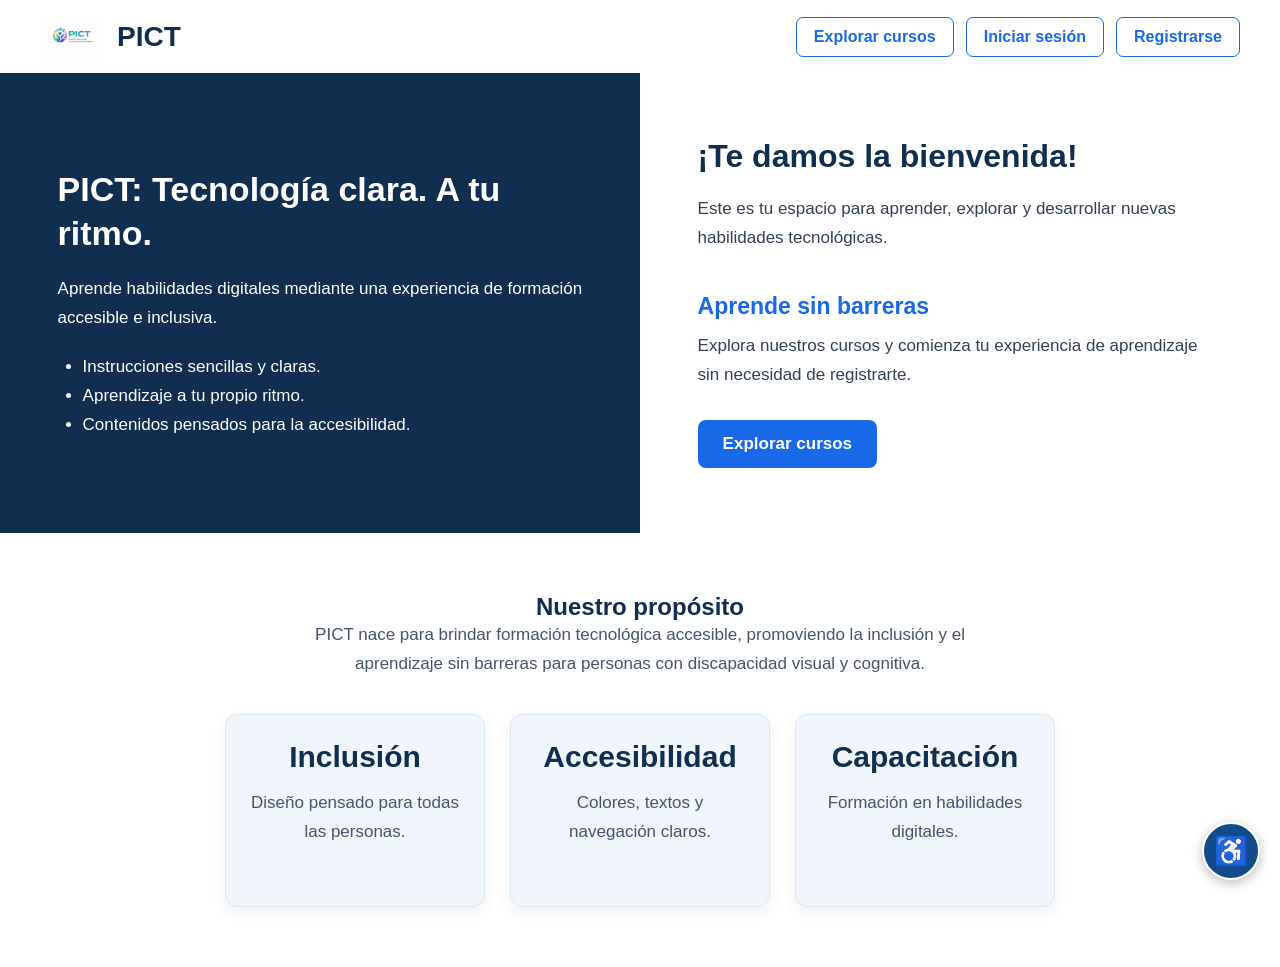
<file: index.html>
<!DOCTYPE html>
<html lang="es">
<head>
    <meta charset="UTF-8">
    <meta name="viewport" content="width=device-width, initial-scale=1.0">
    <title>Inicio - PICT</title>
    <link rel="stylesheet" href="style.css">
</head>
<body>

    <header class="header">
        <div class="logo">
            <img src="logo PICT.png" alt="Logo de PICT">
            <h1>PICT</h1>
        </div>

        <nav aria-label="Navegación principal">
            <a href="cursos.html" class="btn">Explorar cursos</a>
            <a href="login.html" class="btn">Iniciar sesión</a>
            <a href="register.html" class="btn">Registrarse</a>
        </nav>
    </header>

    <main>
        <section class="inicio-columnas">

            <div class="panel-azul">
                <h2>PICT: Tecnología clara. A tu ritmo.</h2>

                <p>
                    Aprende habilidades digitales mediante una
                    experiencia de formación accesible e inclusiva.
                </p>

                <ul>
                    <li>Instrucciones sencillas y claras.</li>
                    <li>Aprendizaje a tu propio ritmo.</li>
                    <li>Contenidos pensados para la accesibilidad.</li>
                </ul>
            </div>

            <div class="panel-blanco">
                <h2>¡Te damos la bienvenida!</h2>

                <p>
                    Este es tu espacio para aprender, explorar
                    y desarrollar nuevas habilidades tecnológicas.
                </p>

                <h3>Aprende sin barreras</h3>

                <p>
                    Explora nuestros cursos y comienza tu
                    experiencia de aprendizaje sin necesidad
                    de registrarte.
                </p>

                <a href="cursos.html" class="btn-primary">
                    Explorar cursos
                </a>
            </div>

        </section>

        <section class="info">
            <h2>Nuestro propósito</h2>

            <p>
                PICT nace para brindar formación tecnológica accesible,
                promoviendo la inclusión y el aprendizaje sin barreras
                para personas con discapacidad visual y cognitiva.
            </p>

            <div class="cards">

                <article class="card">
                    <h3>Inclusión</h3>
                    <p>Diseño pensado para todas las personas.</p>
                </article>

                <article class="card">
                    <h3>Accesibilidad</h3>
                    <p>Colores, textos y navegación claros.</p>
                </article>

                <article class="card">
                    <h3>Capacitación</h3>
                    <p>Formación en habilidades digitales.</p>
                </article>

            </div>
        </section>
    </main>

    
<!-- Botón de accesibilidad PICT -->
<div class="pict-accesibilidad">

  <button id="btn-accesibilidad"
          type="button"
          aria-label="Abrir opciones de accesibilidad"
          aria-expanded="false"
          aria-controls="menu-accesibilidad">
    ♿
  </button>

  <div id="menu-accesibilidad" hidden>
    <h2>Accesibilidad</h2>

    <button type="button" id="aumentar-texto">
      A+ Aumentar texto
    </button>

    <button type="button" id="disminuir-texto">
      A- Disminuir texto
    </button>

    <button type="button" id="alto-contraste">
      Alto contraste
    </button>

    <button type="button" id="leer-pagina">
      🔊 Leer página
    </button>

    <button type="button" id="detener-lectura">
      Detener lectura
    </button>

    <button type="button" id="restablecer-accesibilidad">
      Restablecer
    </button>

  </div>
</div>

<script src="accesibilidad.js" defer></script>


</body>
</html>
</file>
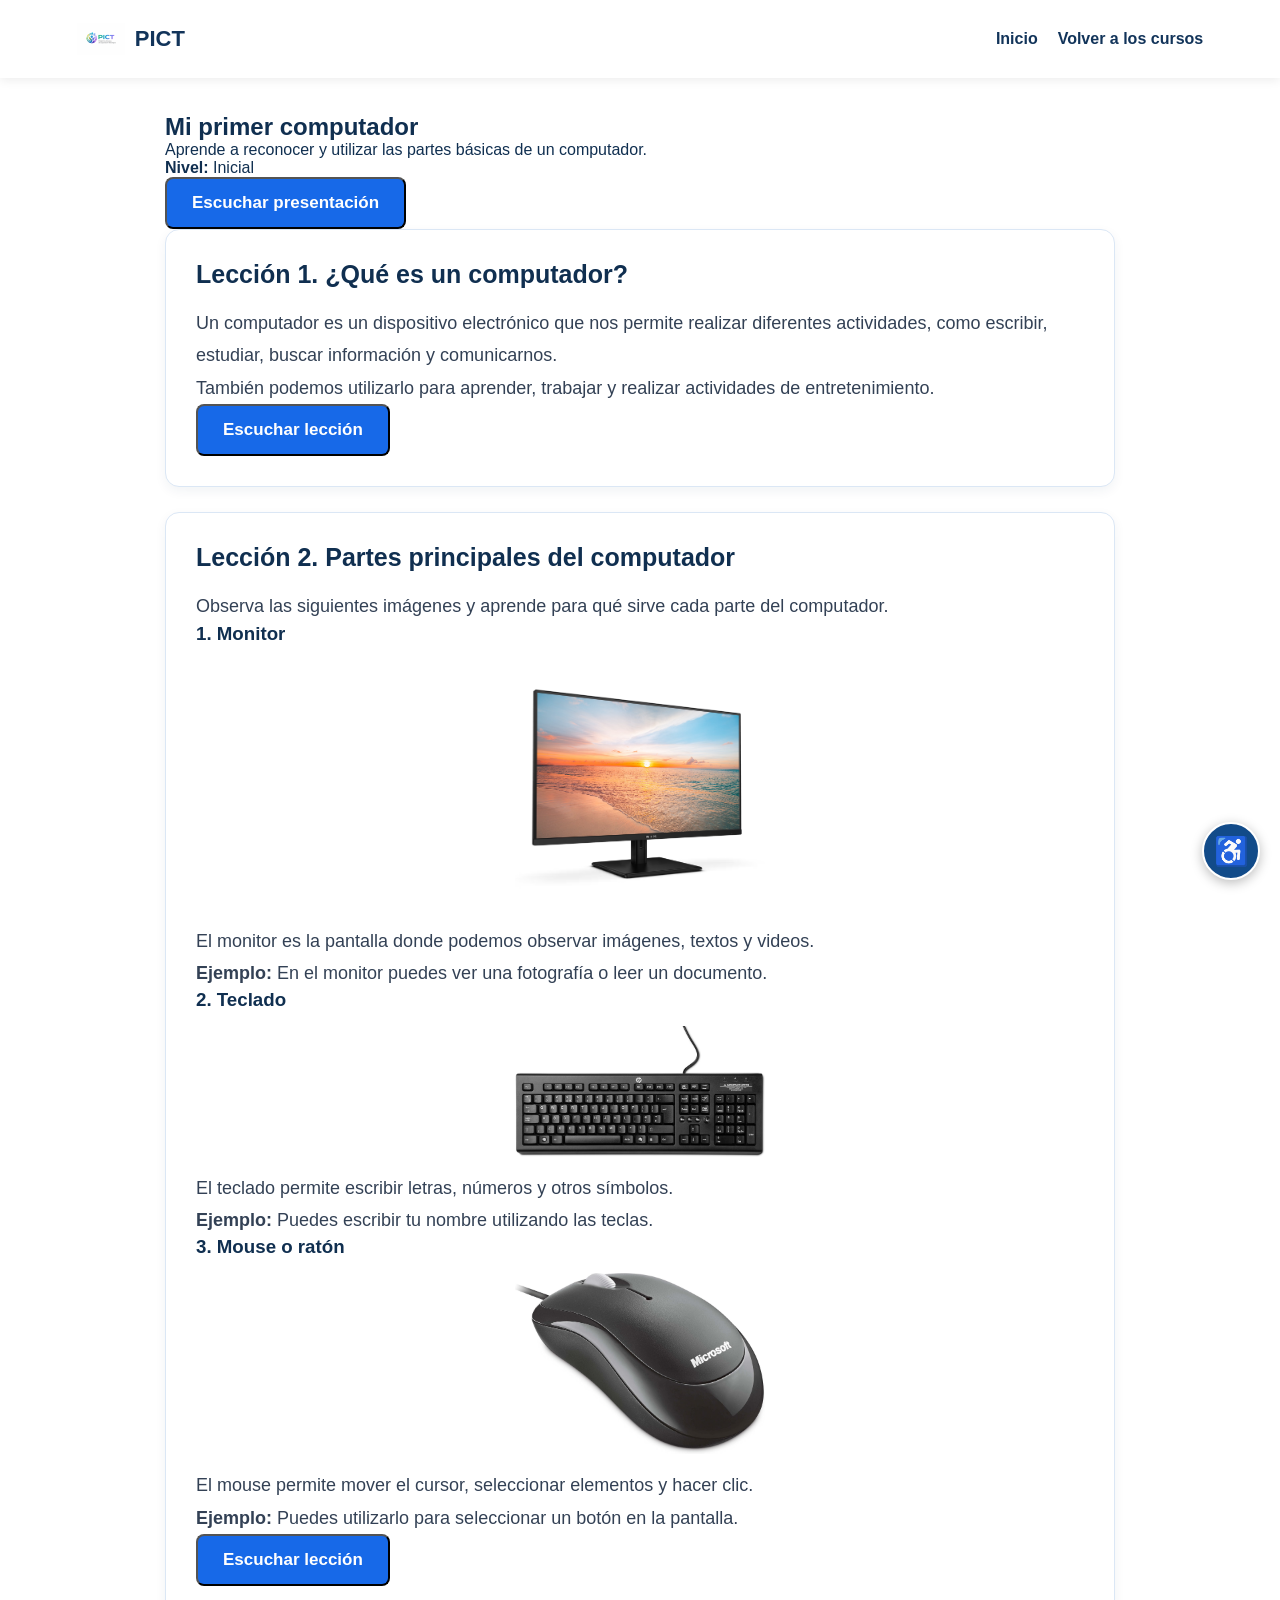
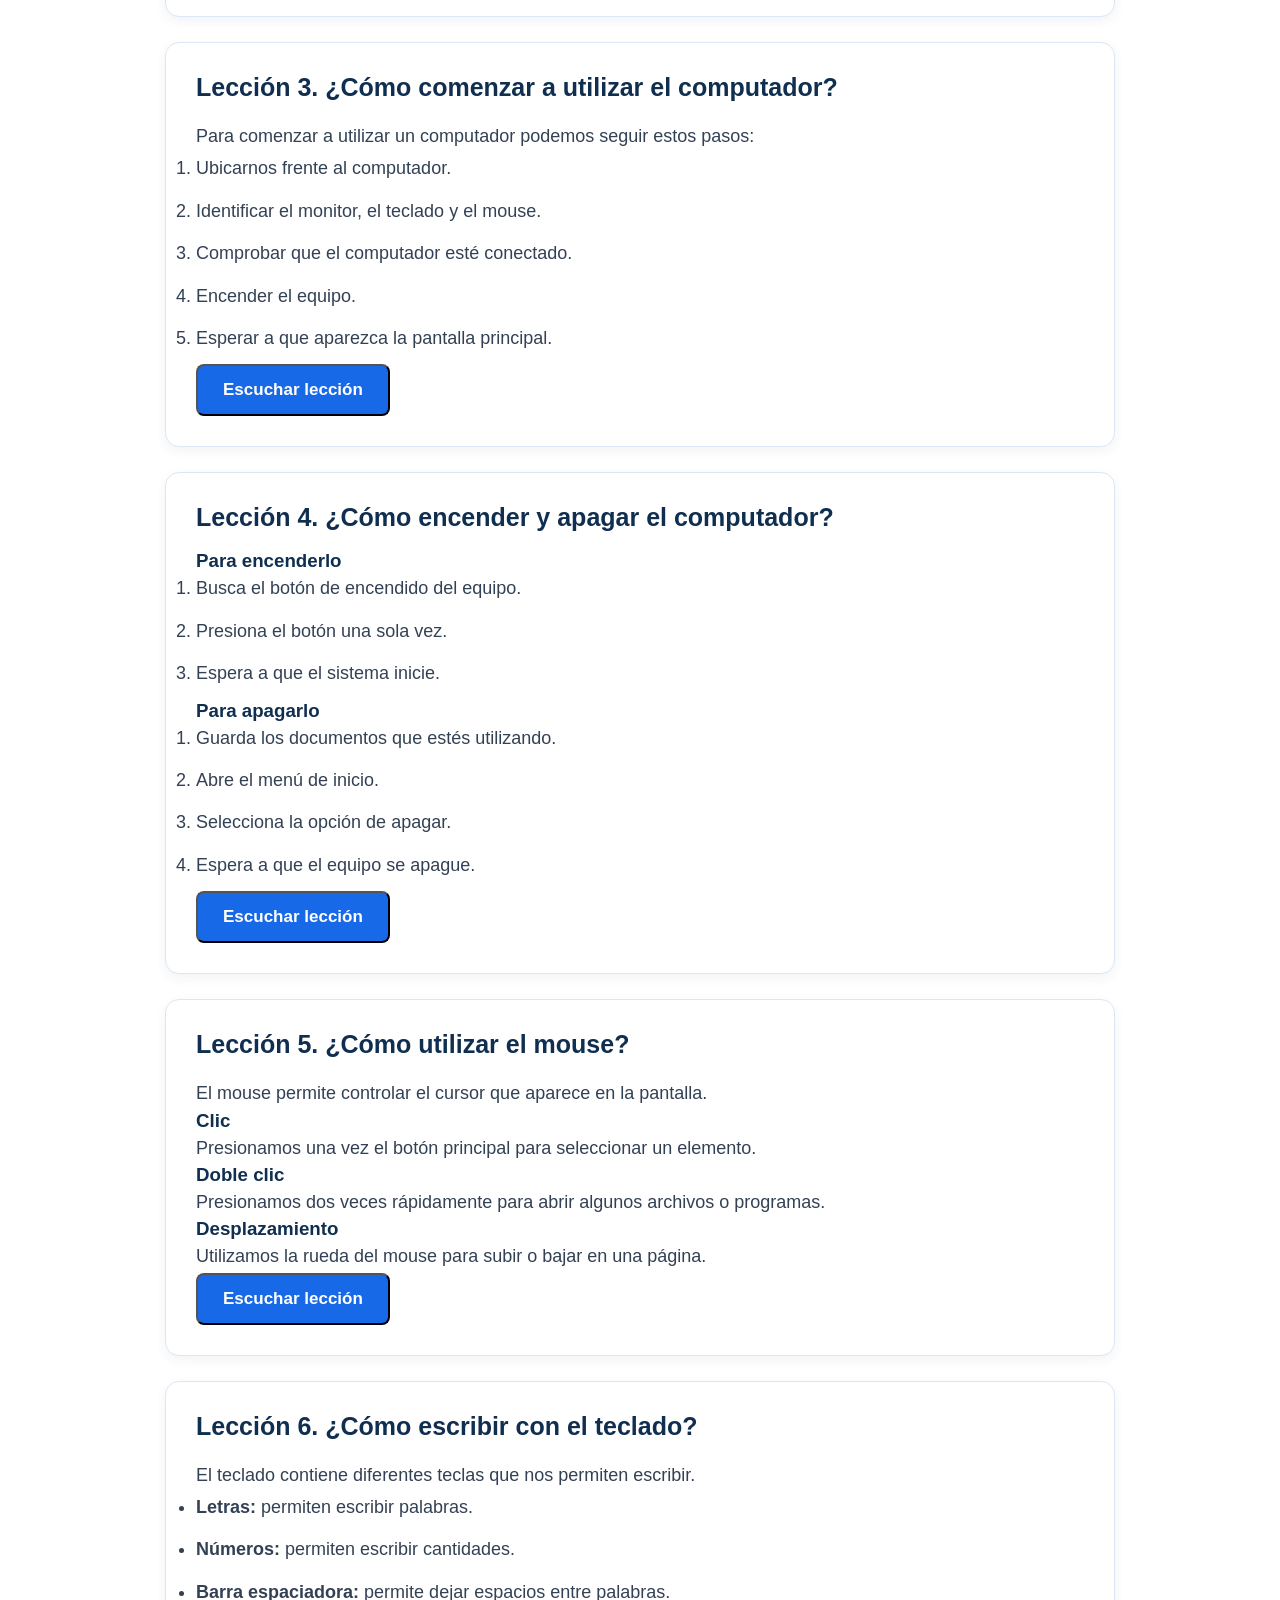
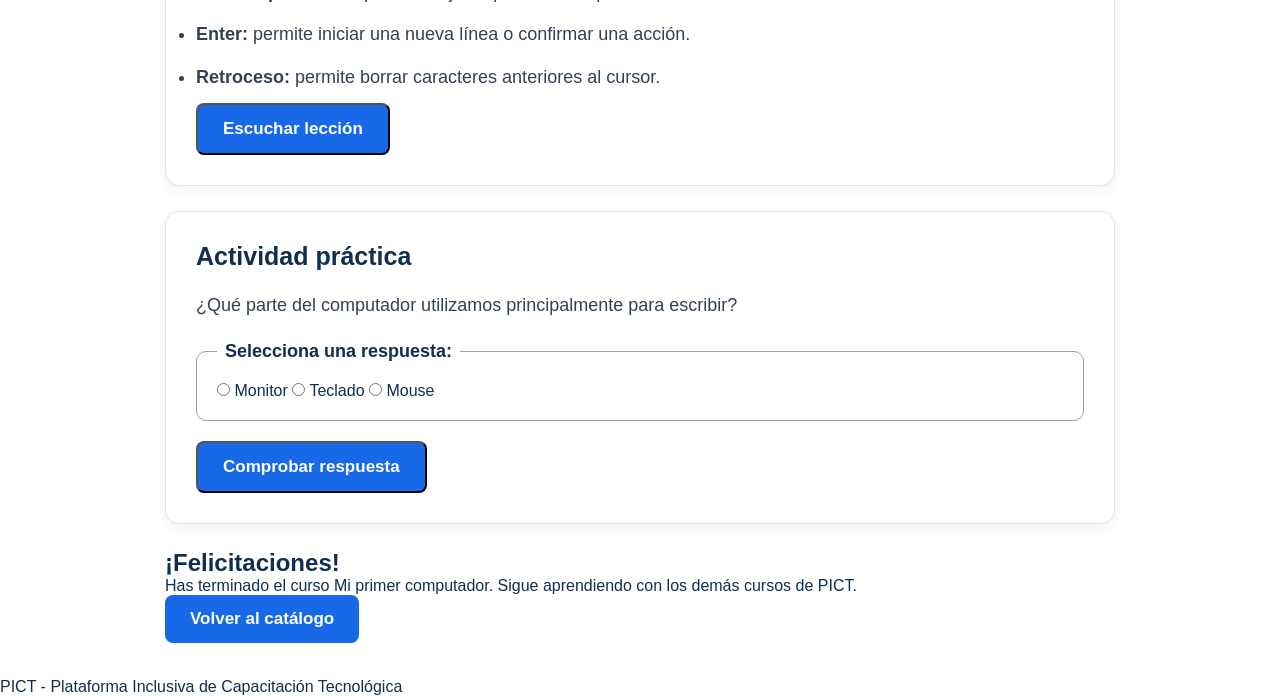
<file: curso-computador.html>
<!DOCTYPE html>
<html lang="es">
<head>
    <meta charset="UTF-8">
    <meta name="viewport" content="width=device-width, initial-scale=1.0">
    <title>Mi primer computador | PICT</title>
    <link rel="stylesheet" href="style.css">
</head>

<body>

<header class="encabezado">
    <div class="encabezado-contenido">
        <div class="marca">
            <img src="logo PICT.png" alt="Logo de PICT">
            <span>PICT</span>
        </div>

        <nav>
            <a href="index.html">Inicio</a>
            <a href="cursos.html">Volver a los cursos</a>
        </nav>
    </div>
</header>

<main class="contenido-curso">

    <section class="curso-intro">
        <h1>Mi primer computador</h1>
        <p>Aprende a reconocer y utilizar las partes básicas de un computador.</p>
        <p><strong>Nivel:</strong> Inicial</p>

        <button class="btn-primary"
            onclick="escucharTexto('Bienvenido al curso Mi primer computador. Aquí aprenderás a conocer y utilizar las partes básicas del computador.')">
            Escuchar presentación
        </button>
    </section>

    <section class="leccion">
        <h2>Lección 1. ¿Qué es un computador?</h2>

        <p>
            Un computador es un dispositivo electrónico que nos permite
            realizar diferentes actividades, como escribir, estudiar,
            buscar información y comunicarnos.
        </p>

        <p>
            También podemos utilizarlo para aprender, trabajar y
            realizar actividades de entretenimiento.
        </p>

        <button class="btn-primary"
            onclick="escucharTexto('Un computador es un dispositivo electrónico que nos permite escribir, estudiar, buscar información y comunicarnos.')">
            Escuchar lección
        </button>
    </section>

    <section class="leccion">
      
<h2>Lección 2. Partes principales del computador</h2>

<p>
    Observa las siguientes imágenes y aprende
    para qué sirve cada parte del computador.
</p>

<h3>1. Monitor</h3>
<img src="imagenes/monitor.png"
     alt="Monitor de computador de escritorio visto de frente"
     class="imagen-leccion"
     style="width: 250px; max-width: 100%; height: auto;">
<p>
    El monitor es la pantalla donde podemos observar
    imágenes, textos y videos.
</p>
<p><strong>Ejemplo:</strong> En el monitor puedes ver
una fotografía o leer un documento.</p>

<h3>2. Teclado</h3>
<img src="imagenes/teclado.png"
     alt="Teclado de computador con letras, números y otras teclas"
     class="imagen-leccion"
     style="width: 250px; max-width: 100%; height: auto;">

<p>
    El teclado permite escribir letras,
    números y otros símbolos.
</p>
<p><strong>Ejemplo:</strong> Puedes escribir tu nombre
utilizando las teclas.</p>

<h3>3. Mouse o ratón</h3>
<img src="imagenes/mouse.png"
     alt="Ratón de computador con botones y rueda de desplazamiento"
     class="imagen-leccion"
     style="width: 250px; max-width: 100%; height: auto;">
<p>
    El mouse permite mover el cursor,
    seleccionar elementos y hacer clic.
</p>
<p><strong>Ejemplo:</strong> Puedes utilizarlo para
seleccionar un botón en la pantalla. 
</p>


        <button class="btn-primary"
            onclick="escucharTexto('El monitor permite ver información. El teclado permite escribir. El mouse permite mover el cursor y seleccionar elementos.')">
            Escuchar lección
        </button>
    </section>

    <section class="leccion">
        <h2>Lección 3. ¿Cómo comenzar a utilizar el computador?</h2>

        <p>Para comenzar a utilizar un computador podemos seguir estos pasos:</p>

        <ol>
            <li>Ubicarnos frente al computador.</li>
            <li>Identificar el monitor, el teclado y el mouse.</li>
            <li>Comprobar que el computador esté conectado.</li>
            <li>Encender el equipo.</li>
            <li>Esperar a que aparezca la pantalla principal.</li>
        </ol>

        <button class="btn-primary"
            onclick="escucharTexto('Primero nos ubicamos frente al computador. Identificamos el monitor, el teclado y el mouse. Comprobamos que esté conectado, lo encendemos y esperamos a que aparezca la pantalla principal.')">
            Escuchar lección
        </button>
    </section>

    <section class="leccion">
        <h2>Lección 4. ¿Cómo encender y apagar el computador?</h2>

        <h3>Para encenderlo</h3>

        <ol>
            <li>Busca el botón de encendido del equipo.</li>
            <li>Presiona el botón una sola vez.</li>
            <li>Espera a que el sistema inicie.</li>
        </ol>

        <h3>Para apagarlo</h3>

        <ol>
            <li>Guarda los documentos que estés utilizando.</li>
            <li>Abre el menú de inicio.</li>
            <li>Selecciona la opción de apagar.</li>
            <li>Espera a que el equipo se apague.</li>
        </ol>

        <button class="btn-primary"
            onclick="escucharTexto('Para encender el computador, presiona una vez el botón de encendido y espera. Para apagarlo, guarda tus documentos, abre el menú de inicio, selecciona apagar y espera.')">
            Escuchar lección
        </button>
    </section>

    <section class="leccion">
        <h2>Lección 5. ¿Cómo utilizar el mouse?</h2>

        <p>El mouse permite controlar el cursor que aparece en la pantalla.</p>

        <h3>Clic</h3>
        <p>Presionamos una vez el botón principal para seleccionar un elemento.</p>

        <h3>Doble clic</h3>
        <p>Presionamos dos veces rápidamente para abrir algunos archivos o programas.</p>

        <h3>Desplazamiento</h3>
        <p>
            Utilizamos la rueda del mouse para subir o bajar
            en una página.
        </p>

        <button class="btn-primary"
            onclick="escucharTexto('El clic permite seleccionar. El doble clic permite abrir algunos archivos y programas. La rueda del mouse permite desplazarnos hacia arriba o hacia abajo en una página.')">
            Escuchar lección
        </button>
    </section>

    <section class="leccion">
        <h2>Lección 6. ¿Cómo escribir con el teclado?</h2>

        <p>El teclado contiene diferentes teclas que nos permiten escribir.</p>

        <ul>
            <li><strong>Letras:</strong> permiten escribir palabras.</li>
            <li><strong>Números:</strong> permiten escribir cantidades.</li>
            <li><strong>Barra espaciadora:</strong> permite dejar espacios entre palabras.</li>
            <li><strong>Enter:</strong> permite iniciar una nueva línea o confirmar una acción.</li>
            <li><strong>Retroceso:</strong> permite borrar caracteres anteriores al cursor.</li>
        </ul>

        <button class="btn-primary"
            onclick="escucharTexto('Las letras permiten escribir palabras. Los números permiten escribir cantidades. La barra espaciadora deja espacios entre palabras. Enter permite iniciar una nueva línea. Retroceso permite borrar caracteres anteriores al cursor.')">
            Escuchar lección
        </button>
    </section>

    <section class="leccion actividad">
        <h2>Actividad práctica</h2>

        <p>
            ¿Qué parte del computador utilizamos principalmente
            para escribir?
        </p>

        <fieldset>
            <legend>Selecciona una respuesta:</legend>

            <label>
                <input type="radio" name="respuesta" value="monitor">
                Monitor
            </label>

            <label>
                <input type="radio" name="respuesta" value="teclado">
                Teclado
            </label>

            <label>
                <input type="radio" name="respuesta" value="mouse">
                Mouse
            </label>
        </fieldset>

        <button class="btn-primary" onclick="comprobarRespuesta()">
            Comprobar respuesta
        </button>

        <p id="resultado-actividad" role="status" aria-live="polite"></p>
    </section>

    <section class="curso-final">
        <h2>¡Felicitaciones!</h2>
        <p>
            Has terminado el curso Mi primer computador.
            Sigue aprendiendo con los demás cursos de PICT.
        </p>

        <a href="cursos.html" class="btn-primary">
            Volver al catálogo
        </a>
    </section>

</main>

<footer>
    <p>PICT - Plataforma Inclusiva de Capacitación Tecnológica</p>
</footer>

<script>
function escucharTexto(texto) {
    if (!("speechSynthesis" in window)) {
        alert("Tu navegador no permite reproducir audio.");
        return;
    }

    window.speechSynthesis.cancel();

    const mensaje = new SpeechSynthesisUtterance(texto);
    mensaje.lang = "es-CO";
    mensaje.rate = 0.9;

    window.speechSynthesis.speak(mensaje);
}

function comprobarRespuesta() {
    const seleccion = document.querySelector(
        'input[name="respuesta"]:checked'
    );

    const resultado = document.getElementById("resultado-actividad");

    if (!seleccion) {
        resultado.textContent =
            "Selecciona una respuesta antes de continuar.";
        return;
    }

    if (seleccion.value === "teclado") {
        resultado.textContent =
            "¡Muy bien! El teclado nos permite escribir. ¡Excelente trabajo!";
    } else {
        resultado.textContent =
            "Puedes intentarlo de nuevo. Recuerda: el teclado tiene letras y números.";
    }
}
</script>

<!-- Botón de accesibilidad PICT -->
<div class="pict-accesibilidad">

  <button id="btn-accesibilidad"
          type="button"
          aria-label="Abrir opciones de accesibilidad"
          aria-expanded="false"
          aria-controls="menu-accesibilidad">
    ♿
  </button>

  <div id="menu-accesibilidad" hidden>
    <h2>Accesibilidad</h2>

    <button type="button" id="aumentar-texto">
      A+ Aumentar texto
    </button>

    <button type="button" id="disminuir-texto">
      A- Disminuir texto
    </button>

    <button type="button" id="alto-contraste">
      Alto contraste
    </button>

    <button type="button" id="leer-pagina">
      🔊 Leer página
    </button>

    <button type="button" id="detener-lectura">
      Detener lectura
    </button>

    <button type="button" id="restablecer-accesibilidad">
      Restablecer
    </button>

  </div>
</div>

<script src="accesibilidad.js" defer></script>

</body>
</html>
</file>
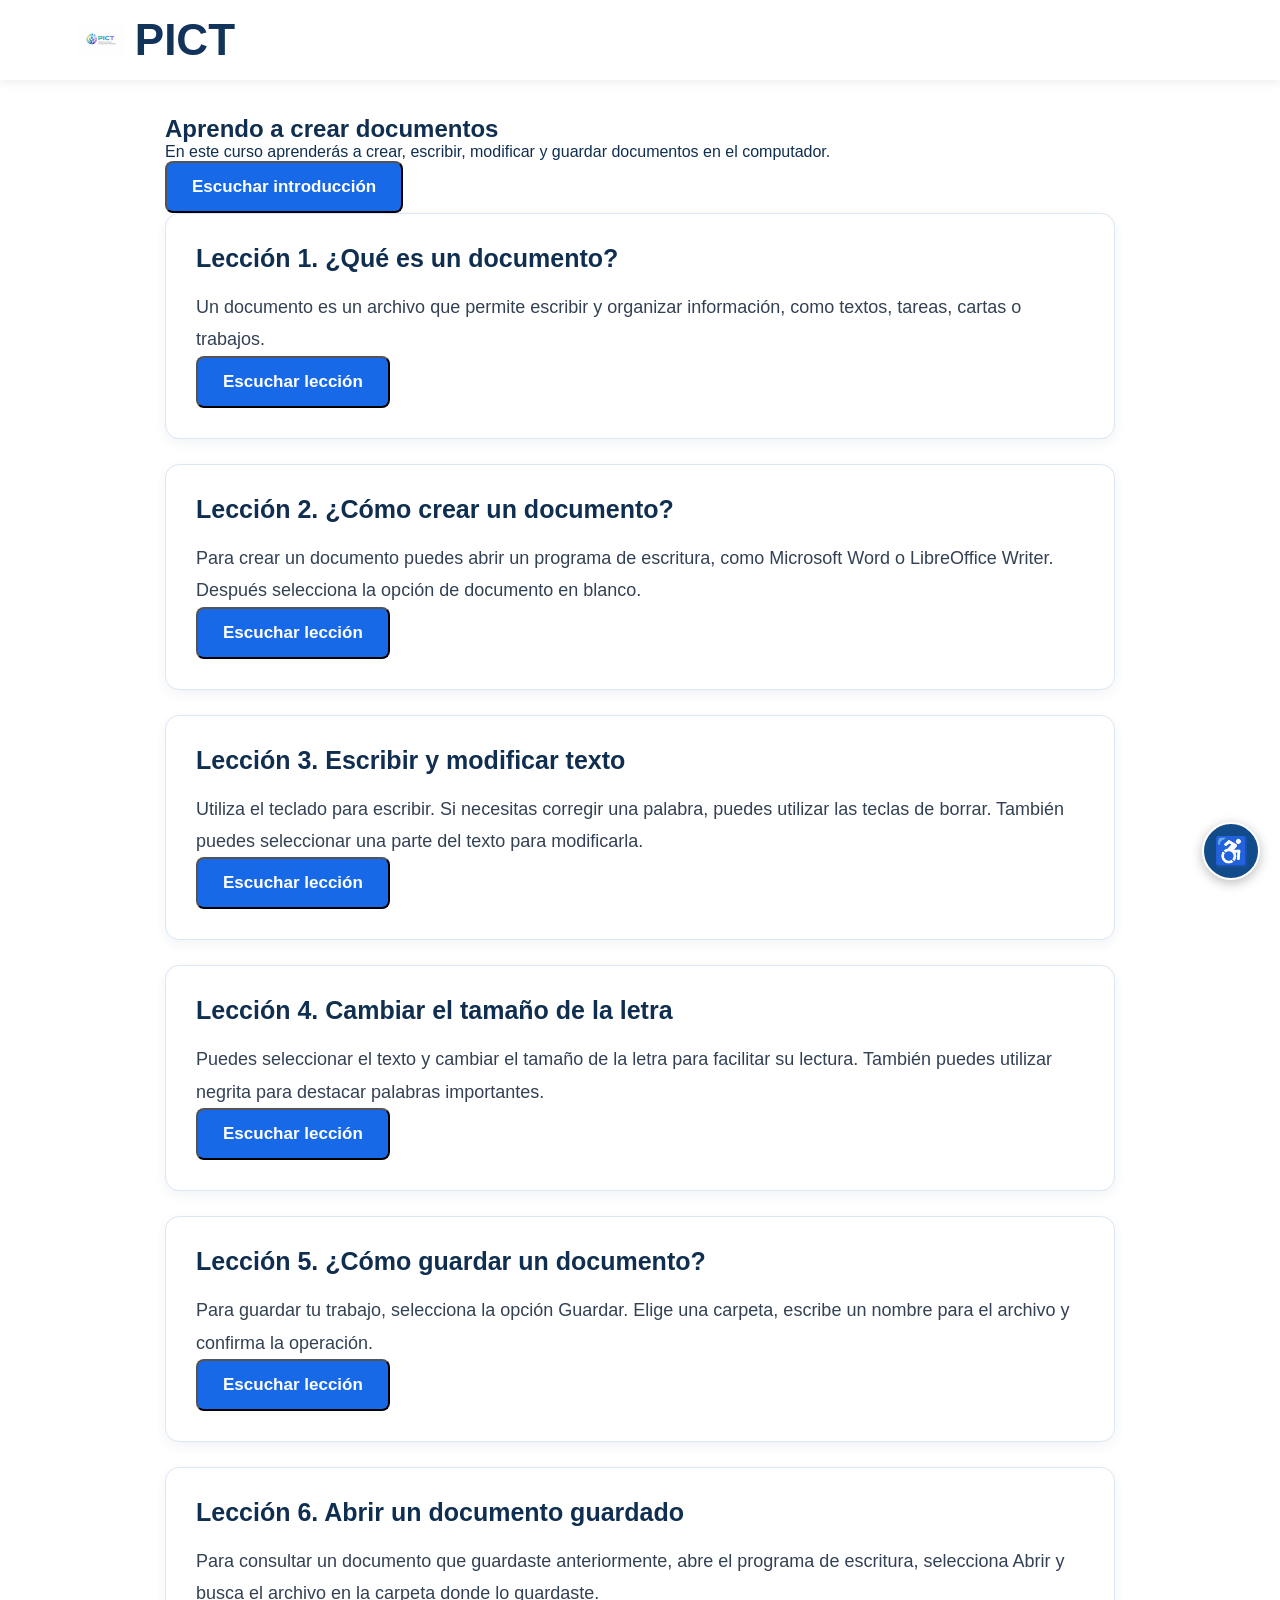
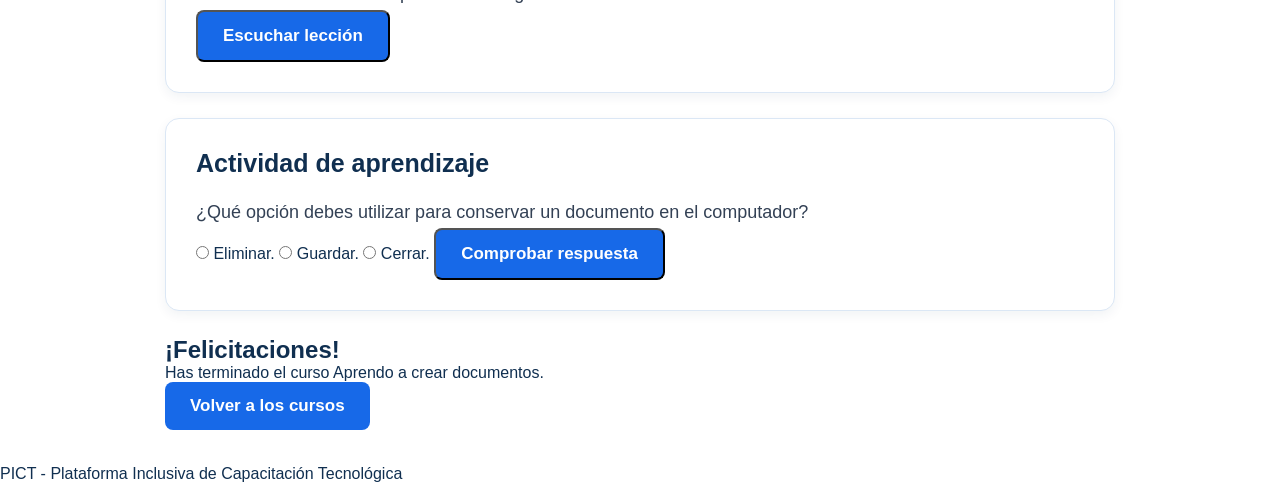
<file: curso-documentos.html>
<!DOCTYPE html>
<html lang="es">
<head>
    <meta charset="UTF-8">
    <meta name="viewport" content="width=device-width, initial-scale=1.0">
    <title>Aprendo a crear documentos - PICT</title>
    <link rel="stylesheet" href="style.css">
</head>
<body>

<header class="encabezado">
    <div class="encabezado-contenido">
        <div class="marca">
            <img src="logo PICT.png" alt="Logo de PICT">
            <h1>PICT</h1>
        </div>
    </div>
</header>

<main class="contenido-curso">

    <section class="curso-intro">
        <h1>Aprendo a crear documentos</h1>
        <p>
            En este curso aprenderás a crear, escribir, modificar y guardar
            documentos en el computador.
        </p>
        <button class="btn-primary" onclick="escucharTexto('Bienvenido al curso Aprendo a crear documentos. Aquí aprenderás a crear y guardar documentos en el computador.')">
            Escuchar introducción
        </button>
    </section>

    <section class="leccion">
        <h2>Lección 1. ¿Qué es un documento?</h2>
        <p>
            Un documento es un archivo que permite escribir y organizar
            información, como textos, tareas, cartas o trabajos.
        </p>
        <button class="btn-primary" onclick="escucharTexto('Un documento es un archivo que permite escribir y organizar información, como textos, tareas, cartas o trabajos.')">
            Escuchar lección
        </button>
    </section>

    <section class="leccion">
        <h2>Lección 2. ¿Cómo crear un documento?</h2>
        <p>
            Para crear un documento puedes abrir un programa de escritura,
            como Microsoft Word o LibreOffice Writer. Después selecciona
            la opción de documento en blanco.
        </p>
        <button class="btn-primary" onclick="escucharTexto('Para crear un documento puedes abrir un programa de escritura, como Microsoft Word o LibreOffice Writer. Después selecciona la opción de documento en blanco.')">
            Escuchar lección
        </button>
    </section>

    <section class="leccion">
        <h2>Lección 3. Escribir y modificar texto</h2>
        <p>
            Utiliza el teclado para escribir. Si necesitas corregir una
            palabra, puedes utilizar las teclas de borrar. También puedes
            seleccionar una parte del texto para modificarla.
        </p>
        <button class="btn-primary" onclick="escucharTexto('Utiliza el teclado para escribir. Si necesitas corregir una palabra, puedes utilizar las teclas de borrar. También puedes seleccionar una parte del texto para modificarla.')">
            Escuchar lección
        </button>
    </section>

    <section class="leccion">
        <h2>Lección 4. Cambiar el tamaño de la letra</h2>
        <p>
            Puedes seleccionar el texto y cambiar el tamaño de la letra
            para facilitar su lectura. También puedes utilizar negrita
            para destacar palabras importantes.
        </p>
        <button class="btn-primary" onclick="escucharTexto('Puedes seleccionar el texto y cambiar el tamaño de la letra para facilitar su lectura. También puedes utilizar negrita para destacar palabras importantes.')">
            Escuchar lección
        </button>
    </section>

    <section class="leccion">
        <h2>Lección 5. ¿Cómo guardar un documento?</h2>
        <p>
            Para guardar tu trabajo, selecciona la opción Guardar.
            Elige una carpeta, escribe un nombre para el archivo
            y confirma la operación.
        </p>
        <button class="btn-primary" onclick="escucharTexto('Para guardar tu trabajo, selecciona la opción Guardar. Elige una carpeta, escribe un nombre para el archivo y confirma la operación.')">
            Escuchar lección
        </button>
    </section>

    <section class="leccion">
        <h2>Lección 6. Abrir un documento guardado</h2>
        <p>
            Para consultar un documento que guardaste anteriormente,
            abre el programa de escritura, selecciona Abrir y busca
            el archivo en la carpeta donde lo guardaste.
        </p>
        <button class="btn-primary" onclick="escucharTexto('Para consultar un documento que guardaste anteriormente, abre el programa de escritura, selecciona Abrir y busca el archivo en la carpeta donde lo guardaste.')">
            Escuchar lección
        </button>
    </section>

    <section class="actividad">
        <h2>Actividad de aprendizaje</h2>
        <p>
            ¿Qué opción debes utilizar para conservar un documento
            en el computador?
        </p>

        <label>
            <input type="radio" name="respuesta" value="incorrecta">
            Eliminar.
        </label>

        <label>
            <input type="radio" name="respuesta" value="correcta">
            Guardar.
        </label>

        <label>
            <input type="radio" name="respuesta" value="incorrecta">
            Cerrar.
        </label>

        <button class="btn-primary" onclick="comprobarRespuesta()">
            Comprobar respuesta
        </button>

        <p id="resultado-actividad" aria-live="polite"></p>
    </section>

    <section class="curso-final">
        <h2>¡Felicitaciones!</h2>
        <p>Has terminado el curso Aprendo a crear documentos.</p>
        <a href="cursos.html" class="btn-primary">Volver a los cursos</a>
    </section>

</main>

<footer>
    <p>PICT - Plataforma Inclusiva de Capacitación Tecnológica</p>
</footer>

<script>
function escucharTexto(texto) {
    if (!("speechSynthesis" in window)) {
        alert("Tu navegador no admite la lectura de voz.");
        return;
    }

    speechSynthesis.cancel();

    const mensaje = new SpeechSynthesisUtterance(texto);
    mensaje.lang = "es-CO";
    mensaje.rate = 0.9;

    speechSynthesis.speak(mensaje);
}

function comprobarRespuesta() {
    const respuesta = document.querySelector('input[name="respuesta"]:checked');
    const resultado = document.getElementById("resultado-actividad");

    if (!respuesta) {
        resultado.textContent = "Selecciona una respuesta antes de continuar.";
        return;
    }

    if (respuesta.value === "correcta") {
        resultado.textContent = "¡Muy bien! La respuesta es correcta.";
    } else {
        resultado.textContent = "Inténtalo nuevamente. Recuerda que debes guardar el documento.";
    }
}
</script>

<!-- Botón de accesibilidad PICT -->
<div class="pict-accesibilidad">

  <button id="btn-accesibilidad"
          type="button"
          aria-label="Abrir opciones de accesibilidad"
          aria-expanded="false"
          aria-controls="menu-accesibilidad">
    ♿
  </button>

  <div id="menu-accesibilidad" hidden>
    <h2>Accesibilidad</h2>

    <button type="button" id="aumentar-texto">
      A+ Aumentar texto
    </button>

    <button type="button" id="disminuir-texto">
      A- Disminuir texto
    </button>

    <button type="button" id="alto-contraste">
      Alto contraste
    </button>

    <button type="button" id="leer-pagina">
      🔊 Leer página
    </button>

    <button type="button" id="detener-lectura">
      Detener lectura
    </button>

    <button type="button" id="restablecer-accesibilidad">
      Restablecer
    </button>

  </div>
</div>

<script src="accesibilidad.js" defer></script>
</body>
</html>
</file>
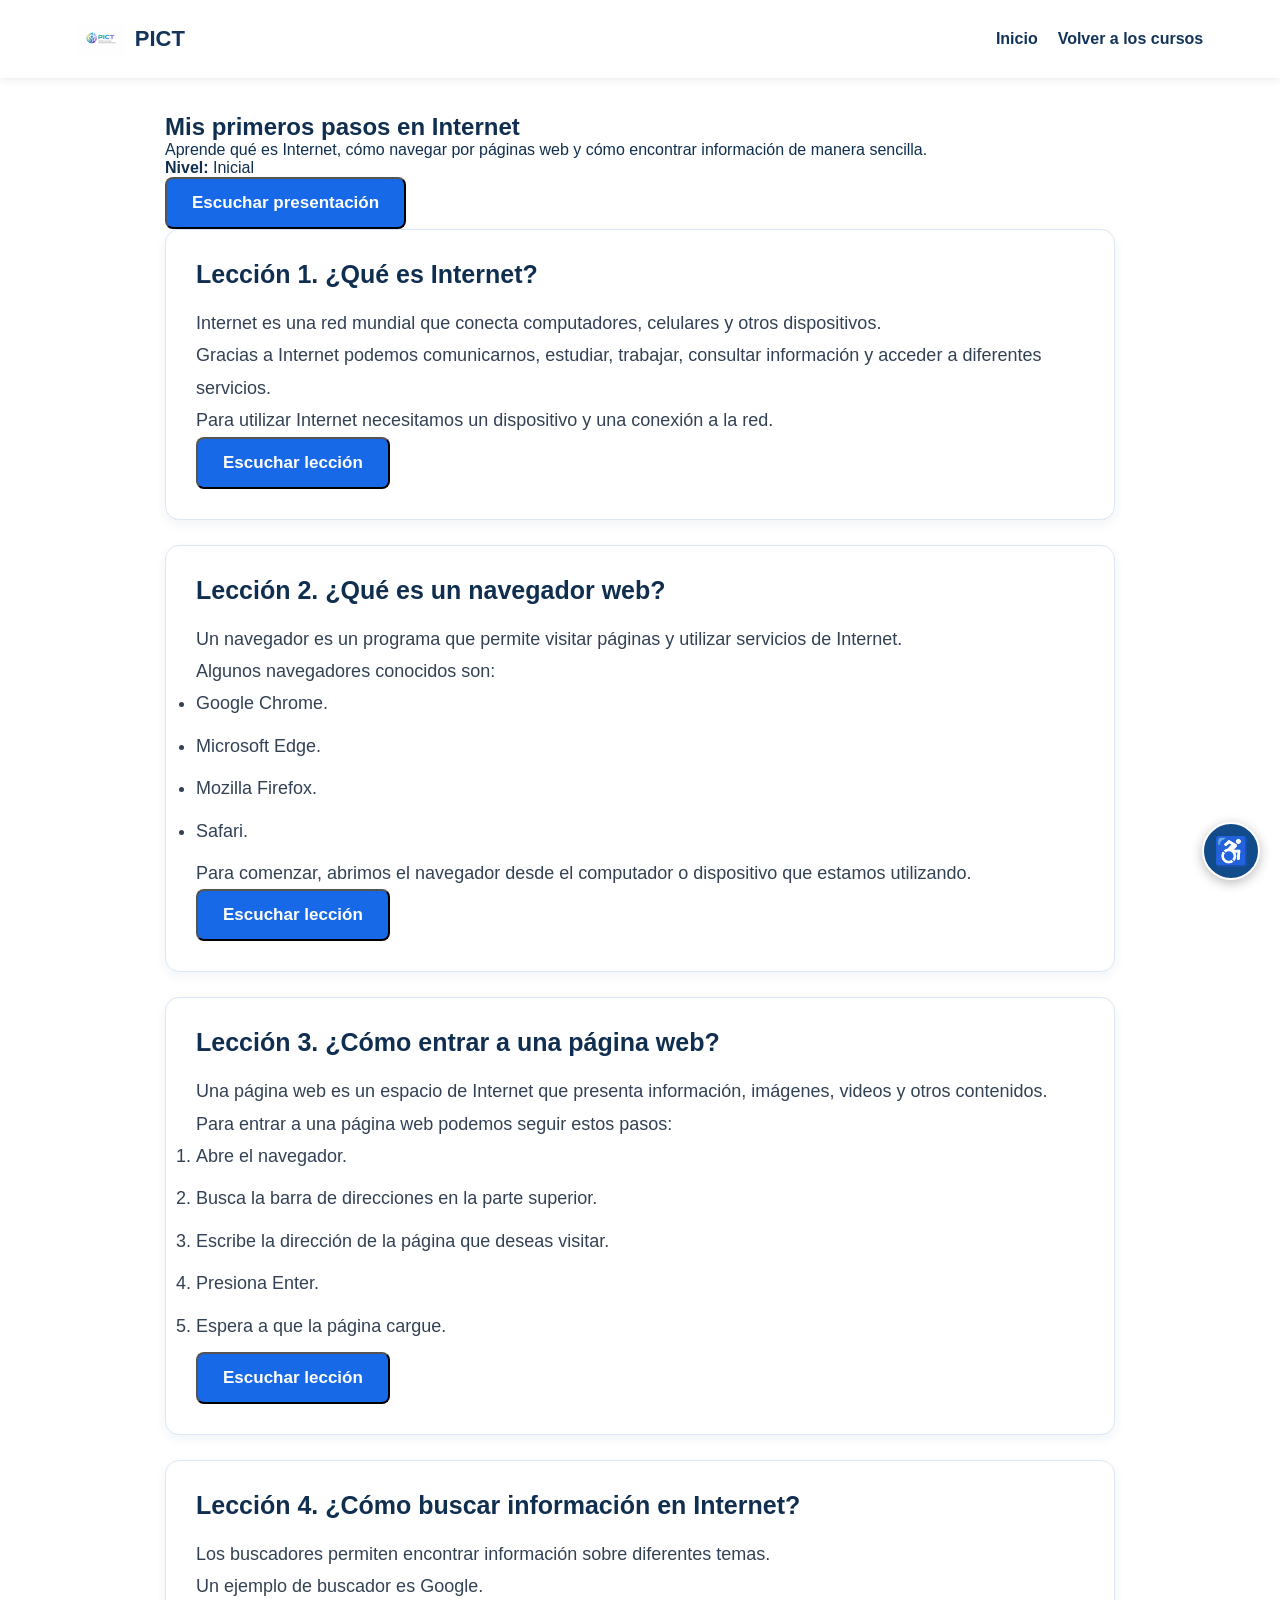
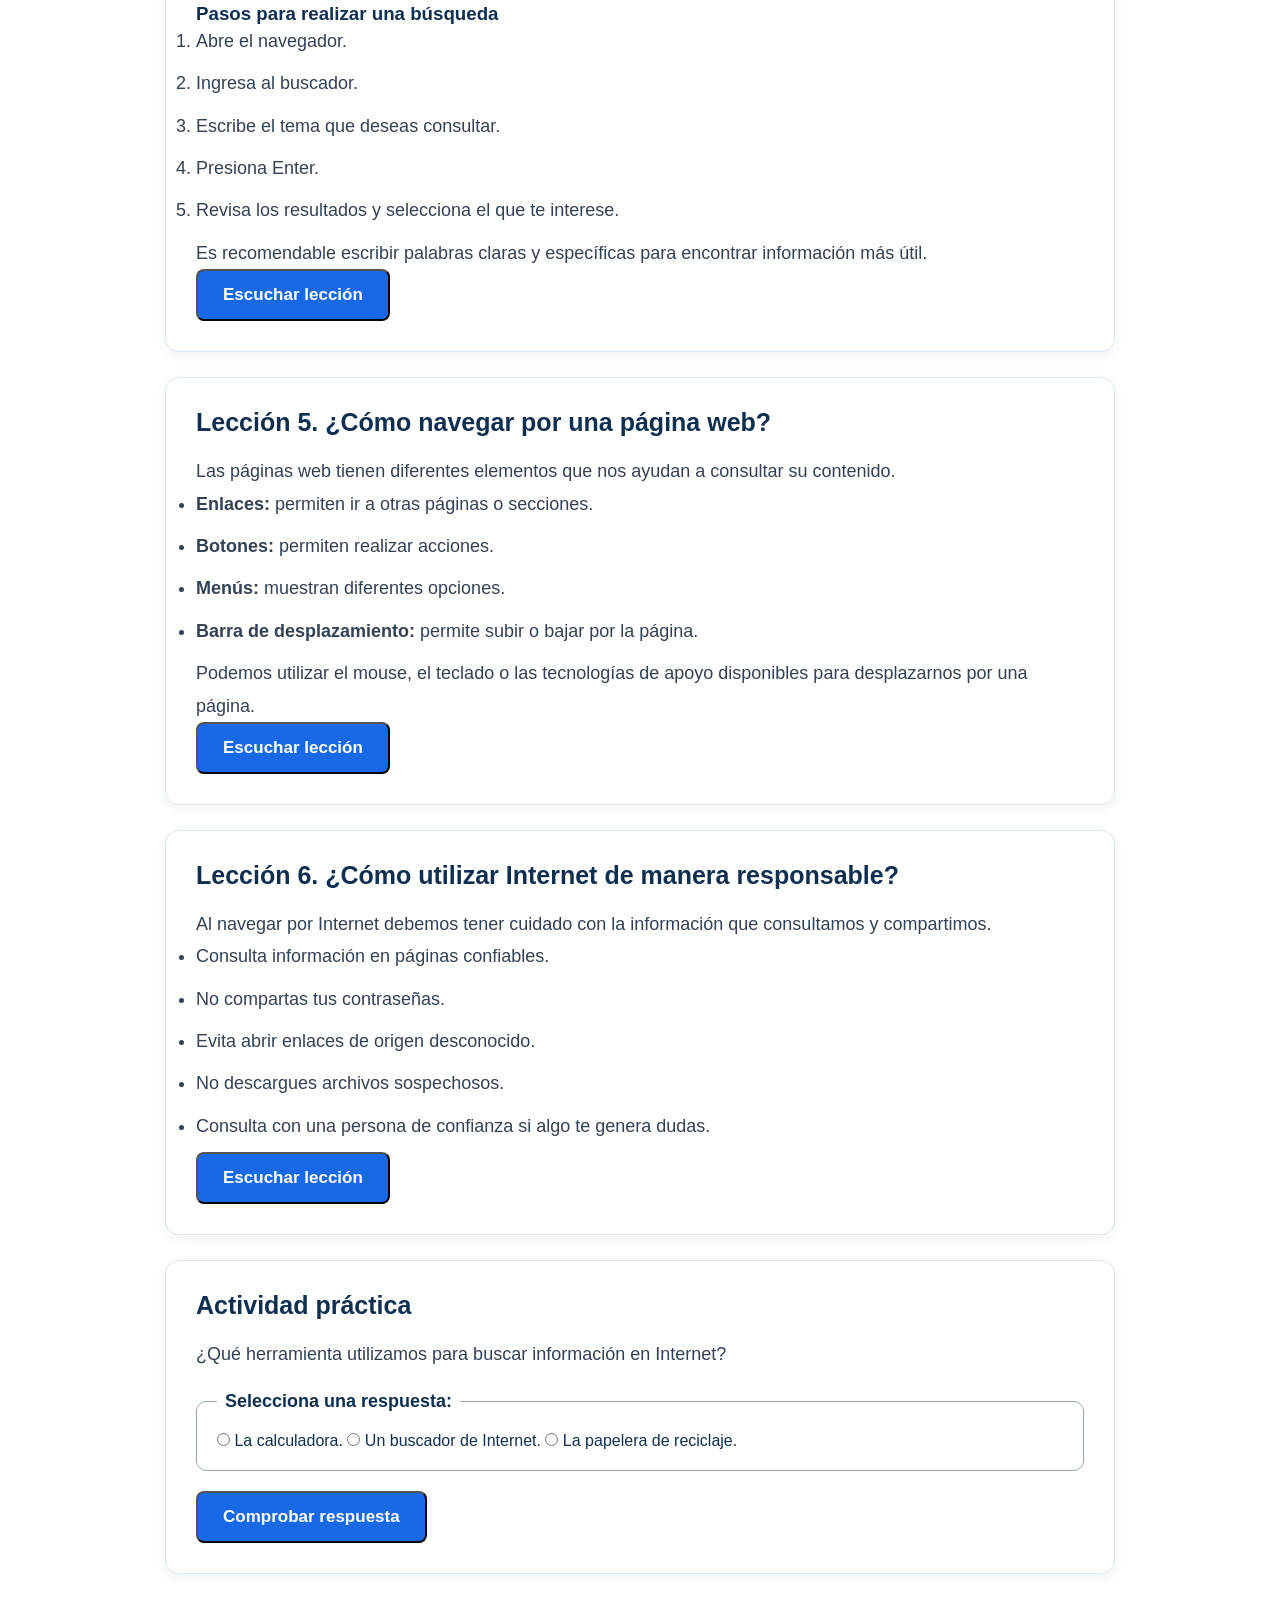
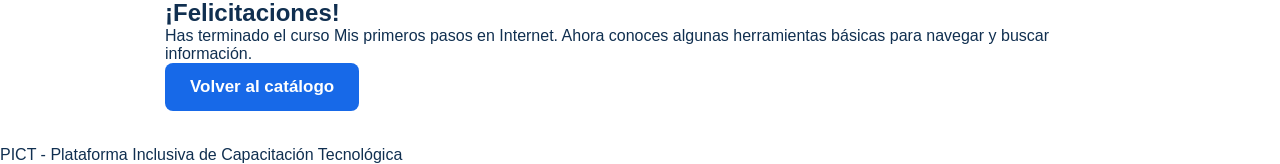
<file: curso-internet.html>
<!DOCTYPE html>
<html lang="es">
<head>
    <meta charset="UTF-8">
    <meta name="viewport" content="width=device-width, initial-scale=1.0">
    <title>Mis primeros pasos en Internet | PICT</title>
    <link rel="stylesheet" href="style.css">
</head>

<body>

<header class="encabezado">
    <div class="encabezado-contenido">
        <div class="marca">
            <img src="logo PICT.png" alt="Logo de PICT">
            <span>PICT</span>
        </div>

        <nav>
            <a href="index.html">Inicio</a>
            <a href="cursos.html">Volver a los cursos</a>
        </nav>
    </div>
</header>

<main class="contenido-curso">

    <section class="curso-intro">
        <h1>Mis primeros pasos en Internet</h1>

        <p>
            Aprende qué es Internet, cómo navegar por páginas web
            y cómo encontrar información de manera sencilla.
        </p>

        <p><strong>Nivel:</strong> Inicial</p>

        <button class="btn-primary"
            onclick="escucharTexto('Bienvenido al curso Mis primeros pasos en Internet. Aprenderás qué es Internet, cómo navegar por páginas web y cómo encontrar información.')">
            Escuchar presentación
        </button>
    </section>

    <section class="leccion">
        <h2>Lección 1. ¿Qué es Internet?</h2>

        <p>
            Internet es una red mundial que conecta computadores,
            celulares y otros dispositivos.
        </p>

        <p>
            Gracias a Internet podemos comunicarnos, estudiar,
            trabajar, consultar información y acceder a diferentes
            servicios.
        </p>

        <p>
            Para utilizar Internet necesitamos un dispositivo
            y una conexión a la red.
        </p>

        <button class="btn-primary"
            onclick="escucharTexto('Internet es una red mundial que conecta computadores, celulares y otros dispositivos. Nos permite comunicarnos, estudiar, trabajar y consultar información.')">
            Escuchar lección
        </button>
    </section>

    <section class="leccion">
        <h2>Lección 2. ¿Qué es un navegador web?</h2>

        <p>
            Un navegador es un programa que permite visitar
            páginas y utilizar servicios de Internet.
        </p>

        <p>Algunos navegadores conocidos son:</p>

        <ul>
            <li>Google Chrome.</li>
            <li>Microsoft Edge.</li>
            <li>Mozilla Firefox.</li>
            <li>Safari.</li>
        </ul>

        <p>
            Para comenzar, abrimos el navegador desde el computador
            o dispositivo que estamos utilizando.
        </p>

        <button class="btn-primary"
            onclick="escucharTexto('Un navegador es un programa que permite visitar páginas de Internet. Algunos ejemplos son Google Chrome, Microsoft Edge, Mozilla Firefox y Safari.')">
            Escuchar lección
        </button>
    </section>

    <section class="leccion">
        <h2>Lección 3. ¿Cómo entrar a una página web?</h2>

        <p>
            Una página web es un espacio de Internet que presenta
            información, imágenes, videos y otros contenidos.
        </p>

        <p>Para entrar a una página web podemos seguir estos pasos:</p>

        <ol>
            <li>Abre el navegador.</li>
            <li>Busca la barra de direcciones en la parte superior.</li>
            <li>Escribe la dirección de la página que deseas visitar.</li>
            <li>Presiona Enter.</li>
            <li>Espera a que la página cargue.</li>
        </ol>

        <button class="btn-primary"
            onclick="escucharTexto('Para entrar a una página web, abre el navegador, busca la barra de direcciones, escribe la dirección de la página, presiona Enter y espera a que cargue.')">
            Escuchar lección
        </button>
    </section>

    <section class="leccion">
        <h2>Lección 4. ¿Cómo buscar información en Internet?</h2>

        <p>
            Los buscadores permiten encontrar información
            sobre diferentes temas.
        </p>

        <p>Un ejemplo de buscador es Google.</p>

        <h3>Pasos para realizar una búsqueda</h3>

        <ol>
            <li>Abre el navegador.</li>
            <li>Ingresa al buscador.</li>
            <li>Escribe el tema que deseas consultar.</li>
            <li>Presiona Enter.</li>
            <li>Revisa los resultados y selecciona el que te interese.</li>
        </ol>

        <p>
            Es recomendable escribir palabras claras y específicas
            para encontrar información más útil.
        </p>

        <button class="btn-primary"
            onclick="escucharTexto('Para buscar información, abre un buscador, escribe el tema que deseas consultar, presiona Enter y revisa los resultados. Utiliza palabras claras y específicas.')">
            Escuchar lección
        </button>
    </section>

    <section class="leccion">
        <h2>Lección 5. ¿Cómo navegar por una página web?</h2>

        <p>
            Las páginas web tienen diferentes elementos
            que nos ayudan a consultar su contenido.
        </p>

        <ul>
            <li><strong>Enlaces:</strong> permiten ir a otras páginas o secciones.</li>
            <li><strong>Botones:</strong> permiten realizar acciones.</li>
            <li><strong>Menús:</strong> muestran diferentes opciones.</li>
            <li><strong>Barra de desplazamiento:</strong> permite subir o bajar por la página.</li>
        </ul>

        <p>
            Podemos utilizar el mouse, el teclado o las tecnologías
            de apoyo disponibles para desplazarnos por una página.
        </p>

        <button class="btn-primary"
            onclick="escucharTexto('Los enlaces permiten ir a otras páginas. Los botones realizan acciones. Los menús muestran opciones y la barra de desplazamiento permite subir o bajar por la página.')">
            Escuchar lección
        </button>
    </section>

    <section class="leccion">
        <h2>Lección 6. ¿Cómo utilizar Internet de manera responsable?</h2>

        <p>
            Al navegar por Internet debemos tener cuidado
            con la información que consultamos y compartimos.
        </p>

        <ul>
            <li>Consulta información en páginas confiables.</li>
            <li>No compartas tus contraseñas.</li>
            <li>Evita abrir enlaces de origen desconocido.</li>
            <li>No descargues archivos sospechosos.</li>
            <li>Consulta con una persona de confianza si algo te genera dudas.</li>
        </ul>

        <button class="btn-primary"
            onclick="escucharTexto('Utiliza páginas confiables, no compartas tus contraseñas, evita enlaces desconocidos, no descargues archivos sospechosos y consulta con alguien de confianza si tienes dudas.')">
            Escuchar lección
        </button>
    </section>

    <section class="leccion actividad">
        <h2>Actividad práctica</h2>

        <p>
            ¿Qué herramienta utilizamos para buscar información
            en Internet?
        </p>

        <fieldset>
            <legend>Selecciona una respuesta:</legend>

            <label>
                <input type="radio" name="respuesta" value="calculadora">
                La calculadora.
            </label>

            <label>
                <input type="radio" name="respuesta" value="buscador">
                Un buscador de Internet.
            </label>

            <label>
                <input type="radio" name="respuesta" value="papelera">
                La papelera de reciclaje.
            </label>
        </fieldset>

        <button class="btn-primary" onclick="comprobarRespuesta()">
            Comprobar respuesta
        </button>

        <p id="resultado-actividad" role="status" aria-live="polite"></p>
    </section>

    <section class="curso-final">
        <h2>¡Felicitaciones!</h2>

        <p>
            Has terminado el curso Mis primeros pasos en Internet.
            Ahora conoces algunas herramientas básicas para navegar
            y buscar información.
        </p>

        <a href="cursos.html" class="btn-primary">
            Volver al catálogo
        </a>
    </section>

</main>

<footer>
    <p>PICT - Plataforma Inclusiva de Capacitación Tecnológica</p>
</footer>

<script>
function escucharTexto(texto) {
    if (!("speechSynthesis" in window)) {
        alert("Tu navegador no permite reproducir audio.");
        return;
    }

    window.speechSynthesis.cancel();

    const mensaje = new SpeechSynthesisUtterance(texto);
    mensaje.lang = "es-CO";
    mensaje.rate = 0.9;

    window.speechSynthesis.speak(mensaje);
}

function comprobarRespuesta() {
    const seleccion = document.querySelector(
        'input[name="respuesta"]:checked'
    );

    const resultado = document.getElementById("resultado-actividad");

    if (!seleccion) {
        resultado.textContent =
            "Selecciona una respuesta antes de continuar.";
        return;
    }

    if (seleccion.value === "buscador") {
        resultado.textContent =
            "¡Muy bien! Un buscador nos permite encontrar información en Internet.";
    } else {
        resultado.textContent =
            "Puedes intentarlo de nuevo. Recuerda que utilizamos un buscador para encontrar información.";
    }
}
</script>

<!-- Botón de accesibilidad PICT -->
<div class="pict-accesibilidad">

  <button id="btn-accesibilidad"
          type="button"
          aria-label="Abrir opciones de accesibilidad"
          aria-expanded="false"
          aria-controls="menu-accesibilidad">
    ♿
  </button>

  <div id="menu-accesibilidad" hidden>
    <h2>Accesibilidad</h2>

    <button type="button" id="aumentar-texto">
      A+ Aumentar texto
    </button>

    <button type="button" id="disminuir-texto">
      A- Disminuir texto
    </button>

    <button type="button" id="alto-contraste">
      Alto contraste
    </button>

    <button type="button" id="leer-pagina">
      🔊 Leer página
    </button>

    <button type="button" id="detener-lectura">
      Detener lectura
    </button>

    <button type="button" id="restablecer-accesibilidad">
      Restablecer
    </button>

  </div>
</div>

<script src="accesibilidad.js" defer></script>

</body>
</html>
</file>
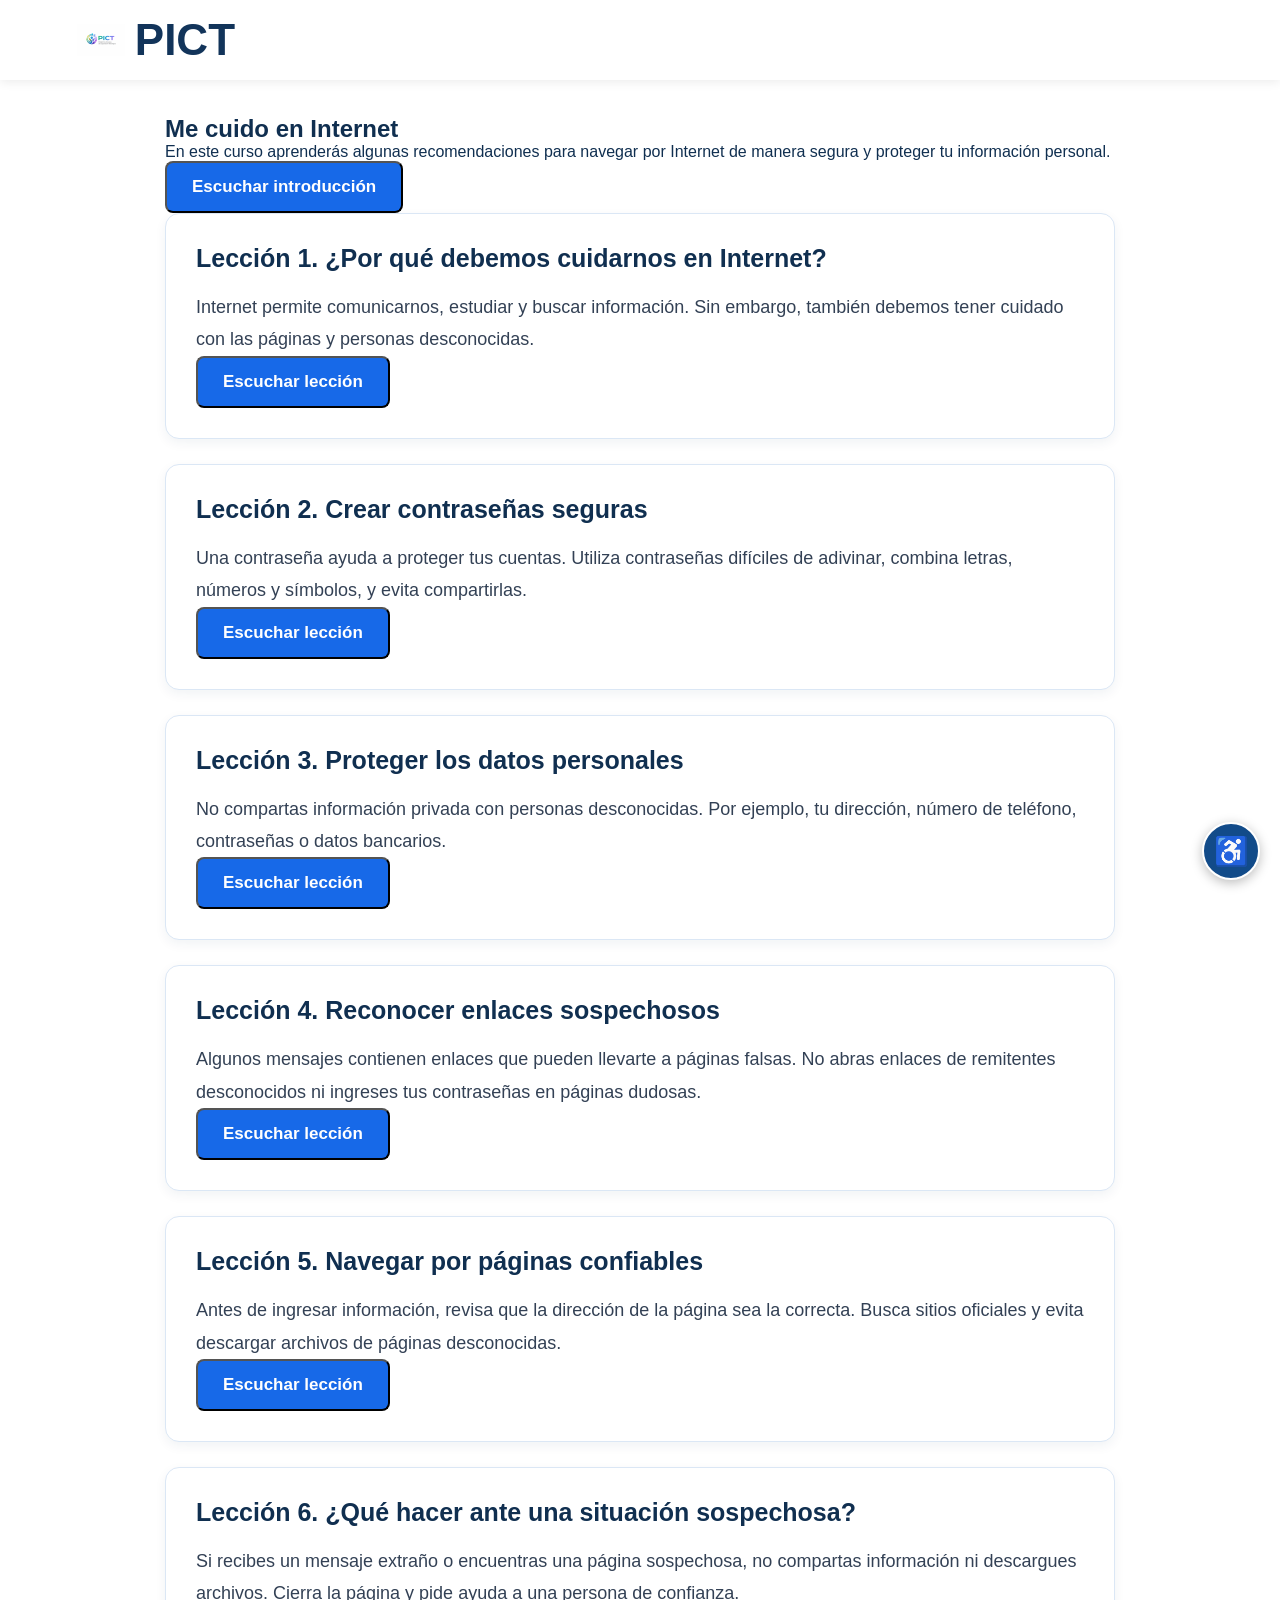
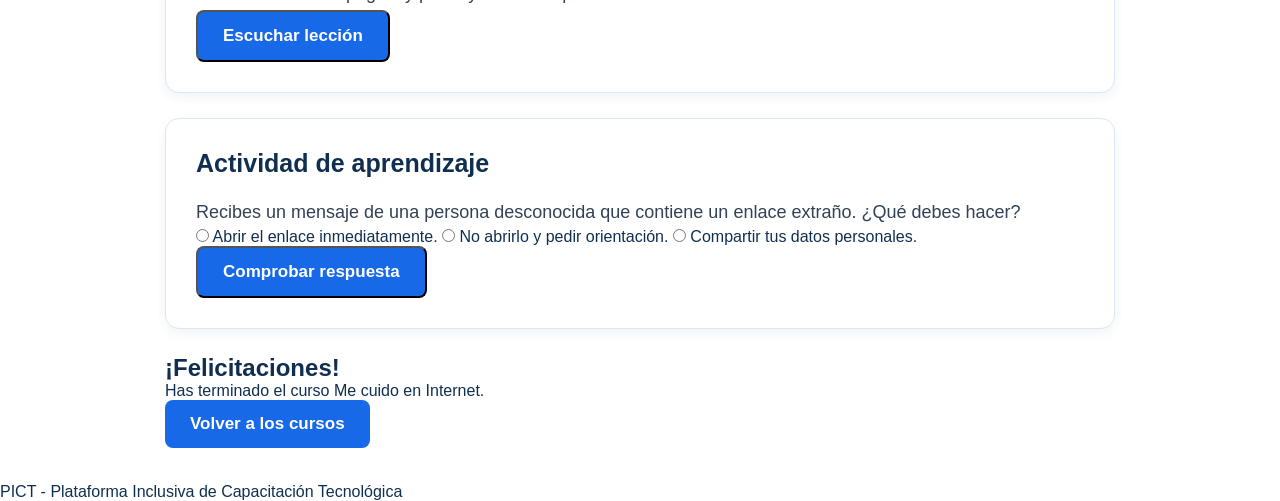
<file: curso-seguridad.html>
<!DOCTYPE html>
<html lang="es">
<head>
    <meta charset="UTF-8">
    <meta name="viewport" content="width=device-width, initial-scale=1.0">
    <title>Me cuido en Internet - PICT</title>
    <link rel="stylesheet" href="style.css">
</head>
<body>

<header class="encabezado">
    <div class="encabezado-contenido">
        <div class="marca">
            <img src="logo PICT.png" alt="Logo de PICT">
            <h1>PICT</h1>
        </div>
    </div>
</header>

<main class="contenido-curso">

    <section class="curso-intro">
        <h1>Me cuido en Internet</h1>
        <p>
            En este curso aprenderás algunas recomendaciones para
            navegar por Internet de manera segura y proteger
            tu información personal.
        </p>
        <button class="btn-primary" onclick="escucharTexto('Bienvenido al curso Me cuido en Internet. Aprenderás a proteger tu información y navegar de manera segura.')">
            Escuchar introducción
        </button>
    </section>

    <section class="leccion">
        <h2>Lección 1. ¿Por qué debemos cuidarnos en Internet?</h2>
        <p>
            Internet permite comunicarnos, estudiar y buscar información.
            Sin embargo, también debemos tener cuidado con las páginas
            y personas desconocidas.
        </p>
        <button class="btn-primary" onclick="escucharTexto('Internet permite comunicarnos, estudiar y buscar información. Sin embargo, también debemos tener cuidado con las páginas y personas desconocidas.')">
            Escuchar lección
        </button>
    </section>

    <section class="leccion">
        <h2>Lección 2. Crear contraseñas seguras</h2>
        <p>
            Una contraseña ayuda a proteger tus cuentas.
            Utiliza contraseñas difíciles de adivinar, combina
            letras, números y símbolos, y evita compartirlas.
        </p>
        <button class="btn-primary" onclick="escucharTexto('Una contraseña ayuda a proteger tus cuentas. Utiliza contraseñas difíciles de adivinar, combina letras, números y símbolos, y evita compartirlas.')">
            Escuchar lección
        </button>
    </section>

    <section class="leccion">
        <h2>Lección 3. Proteger los datos personales</h2>
        <p>
            No compartas información privada con personas desconocidas.
            Por ejemplo, tu dirección, número de teléfono, contraseñas
            o datos bancarios.
        </p>
        <button class="btn-primary" onclick="escucharTexto('No compartas información privada con personas desconocidas. Por ejemplo, tu dirección, número de teléfono, contraseñas o datos bancarios.')">
            Escuchar lección
        </button>
    </section>

    <section class="leccion">
        <h2>Lección 4. Reconocer enlaces sospechosos</h2>
        <p>
            Algunos mensajes contienen enlaces que pueden llevarte
            a páginas falsas. No abras enlaces de remitentes
            desconocidos ni ingreses tus contraseñas en páginas dudosas.
        </p>
        <button class="btn-primary" onclick="escucharTexto('Algunos mensajes contienen enlaces que pueden llevarte a páginas falsas. No abras enlaces de remitentes desconocidos ni ingreses tus contraseñas en páginas dudosas.')">
            Escuchar lección
        </button>
    </section>

    <section class="leccion">
        <h2>Lección 5. Navegar por páginas confiables</h2>
        <p>
            Antes de ingresar información, revisa que la dirección
            de la página sea la correcta. Busca sitios oficiales
            y evita descargar archivos de páginas desconocidas.
        </p>
        <button class="btn-primary" onclick="escucharTexto('Antes de ingresar información, revisa que la dirección de la página sea la correcta. Busca sitios oficiales y evita descargar archivos de páginas desconocidas.')">
            Escuchar lección
        </button>
    </section>

    <section class="leccion">
        <h2>Lección 6. ¿Qué hacer ante una situación sospechosa?</h2>
        <p>
            Si recibes un mensaje extraño o encuentras una página
            sospechosa, no compartas información ni descargues archivos.
            Cierra la página y pide ayuda a una persona de confianza.
        </p>
        <button class="btn-primary" onclick="escucharTexto('Si recibes un mensaje extraño o encuentras una página sospechosa, no compartas información ni descargues archivos. Cierra la página y pide ayuda a una persona de confianza.')">
            Escuchar lección
        </button>
    </section>

    <section class="actividad">
        <h2>Actividad de aprendizaje</h2>
        <p>
            Recibes un mensaje de una persona desconocida
            que contiene un enlace extraño. ¿Qué debes hacer?
        </p>

        <label>
            <input type="radio" name="respuesta" value="incorrecta">
            Abrir el enlace inmediatamente.
        </label>

        <label>
            <input type="radio" name="respuesta" value="correcta">
            No abrirlo y pedir orientación.
        </label>

        <label>
            <input type="radio" name="respuesta" value="incorrecta">
            Compartir tus datos personales.
        </label>

        <button class="btn-primary" onclick="comprobarRespuesta()">
            Comprobar respuesta
        </button>

        <p id="resultado-actividad" aria-live="polite"></p>
    </section>

    <section class="curso-final">
        <h2>¡Felicitaciones!</h2>
        <p>Has terminado el curso Me cuido en Internet.</p>
        <a href="cursos.html" class="btn-primary">Volver a los cursos</a>
    </section>

</main>

<footer>
    <p>PICT - Plataforma Inclusiva de Capacitación Tecnológica</p>
</footer>

<script>
function escucharTexto(texto) {
    if (!("speechSynthesis" in window)) {
        alert("Tu navegador no admite la lectura de voz.");
        return;
    }

    speechSynthesis.cancel();

    const mensaje = new SpeechSynthesisUtterance(texto);
    mensaje.lang = "es-CO";
    mensaje.rate = 0.9;

    speechSynthesis.speak(mensaje);
}

function comprobarRespuesta() {
    const respuesta = document.querySelector('input[name="respuesta"]:checked');
    const resultado = document.getElementById("resultado-actividad");

    if (!respuesta) {
        resultado.textContent = "Selecciona una respuesta antes de continuar.";
        return;
    }

    if (respuesta.value === "correcta") {
        resultado.textContent = "¡Muy bien! Has identificado la opción segura.";
    } else {
        resultado.textContent = "Inténtalo nuevamente. Recuerda proteger tus datos personales.";
    }
}
</script>

<!-- Botón de accesibilidad PICT -->
<div class="pict-accesibilidad">

  <button id="btn-accesibilidad"
          type="button"
          aria-label="Abrir opciones de accesibilidad"
          aria-expanded="false"
          aria-controls="menu-accesibilidad">
    ♿
  </button>

  <div id="menu-accesibilidad" hidden>
    <h2>Accesibilidad</h2>

    <button type="button" id="aumentar-texto">
      A+ Aumentar texto
    </button>

    <button type="button" id="disminuir-texto">
      A- Disminuir texto
    </button>

    <button type="button" id="alto-contraste">
      Alto contraste
    </button>

    <button type="button" id="leer-pagina">
      🔊 Leer página
    </button>

    <button type="button" id="detener-lectura">
      Detener lectura
    </button>

    <button type="button" id="restablecer-accesibilidad">
      Restablecer
    </button>

  </div>
</div>

<script src="accesibilidad.js" defer></script>
</body>
</html>
</file>
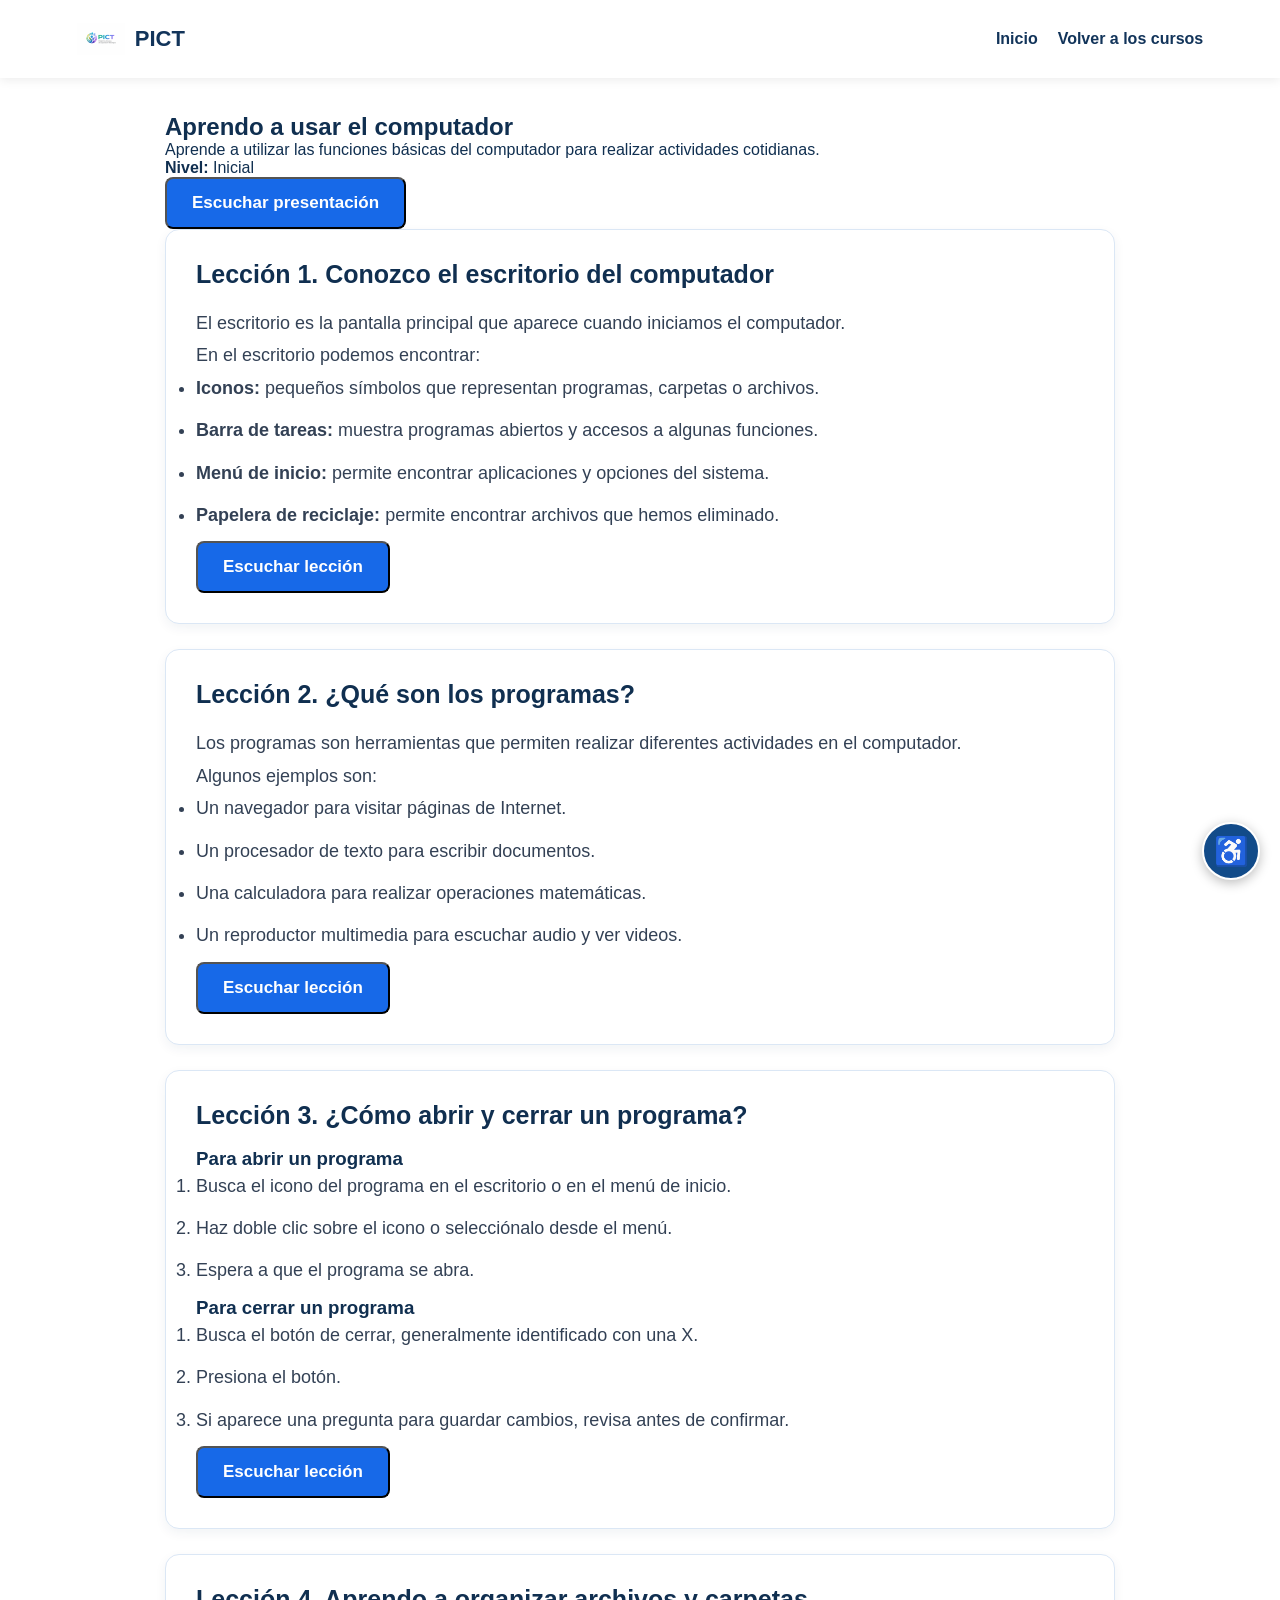
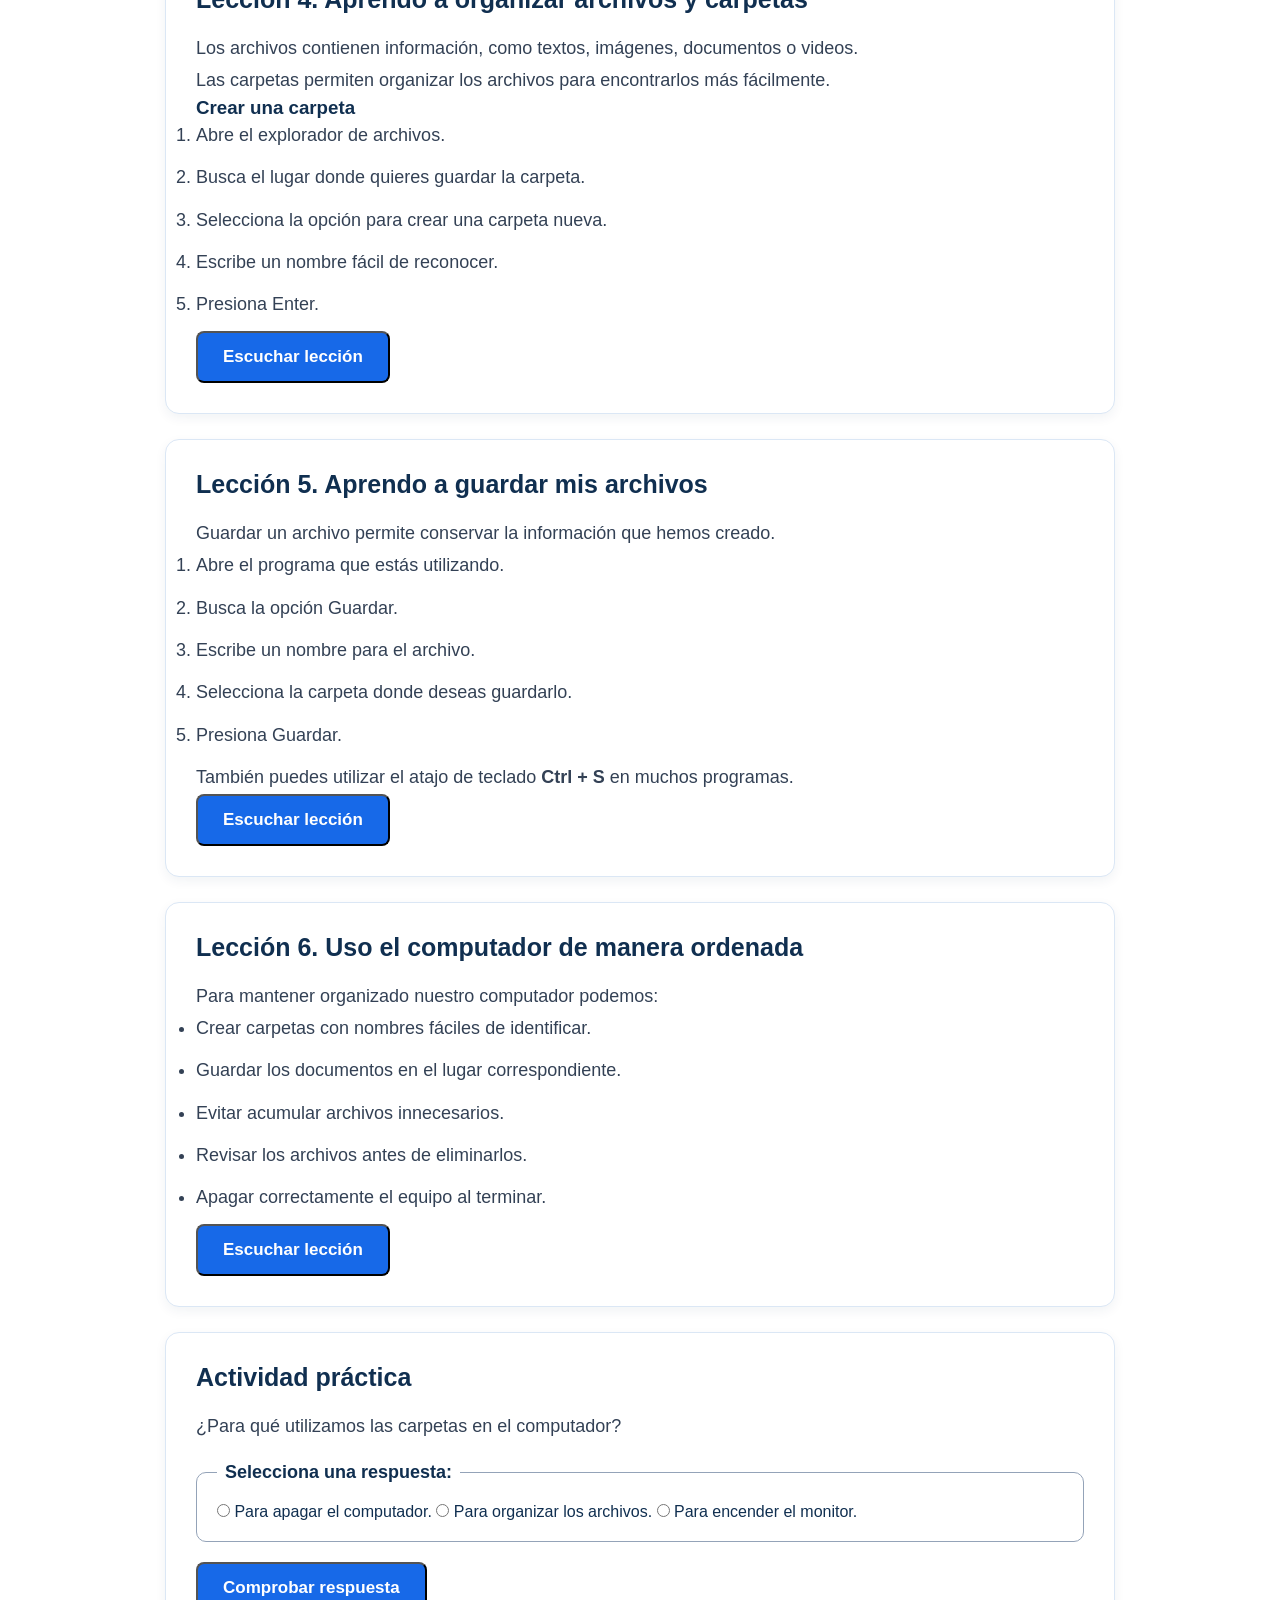
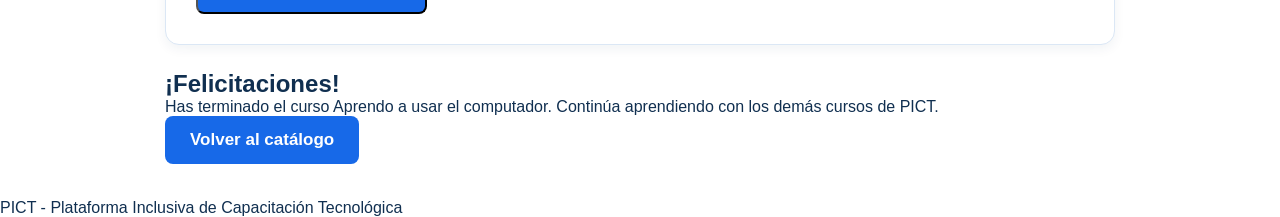
<file: curso-uso.html>
<!DOCTYPE html>
<html lang="es">
<head>
    <meta charset="UTF-8">
    <meta name="viewport" content="width=device-width, initial-scale=1.0">
    <title>Aprendo a usar el computador | PICT</title>
    <link rel="stylesheet" href="style.css">
</head>

<body>

<header class="encabezado">
    <div class="encabezado-contenido">
        <div class="marca">
            <img src="logo PICT.png" alt="Logo de PICT">
            <span>PICT</span>
        </div>

        <nav>
            <a href="index.html">Inicio</a>
            <a href="cursos.html">Volver a los cursos</a>
        </nav>
    </div>
</header>

<main class="contenido-curso">

    <section class="curso-intro">
        <h1>Aprendo a usar el computador</h1>
        <p>
            Aprende a utilizar las funciones básicas del computador
            para realizar actividades cotidianas.
        </p>
        <p><strong>Nivel:</strong> Inicial</p>

        <button class="btn-primary"
            onclick="escucharTexto('Bienvenido al curso Aprendo a usar el computador. Aprenderás a utilizar algunas funciones básicas del computador.')">
            Escuchar presentación
        </button>
    </section>

    <section class="leccion">
        <h2>Lección 1. Conozco el escritorio del computador</h2>

        <p>
            El escritorio es la pantalla principal que aparece
            cuando iniciamos el computador.
        </p>

        <p>En el escritorio podemos encontrar:</p>

        <ul>
            <li><strong>Iconos:</strong> pequeños símbolos que representan programas, carpetas o archivos.</li>
            <li><strong>Barra de tareas:</strong> muestra programas abiertos y accesos a algunas funciones.</li>
            <li><strong>Menú de inicio:</strong> permite encontrar aplicaciones y opciones del sistema.</li>
            <li><strong>Papelera de reciclaje:</strong> permite encontrar archivos que hemos eliminado.</li>
        </ul>

        <button class="btn-primary"
            onclick="escucharTexto('El escritorio es la pantalla principal del computador. Allí encontramos iconos, barra de tareas, menú de inicio y papelera de reciclaje.')">
            Escuchar lección
        </button>
    </section>

    <section class="leccion">
        <h2>Lección 2. ¿Qué son los programas?</h2>

        <p>
            Los programas son herramientas que permiten realizar
            diferentes actividades en el computador.
        </p>

        <p>Algunos ejemplos son:</p>

        <ul>
            <li>Un navegador para visitar páginas de Internet.</li>
            <li>Un procesador de texto para escribir documentos.</li>
            <li>Una calculadora para realizar operaciones matemáticas.</li>
            <li>Un reproductor multimedia para escuchar audio y ver videos.</li>
        </ul>

        <button class="btn-primary"
            onclick="escucharTexto('Los programas son herramientas del computador. Podemos utilizar un navegador para visitar Internet, un procesador de texto para escribir, una calculadora para hacer operaciones y un reproductor multimedia para escuchar audio y ver videos.')">
            Escuchar lección
        </button>
    </section>

    <section class="leccion">
        <h2>Lección 3. ¿Cómo abrir y cerrar un programa?</h2>

        <h3>Para abrir un programa</h3>

        <ol>
            <li>Busca el icono del programa en el escritorio o en el menú de inicio.</li>
            <li>Haz doble clic sobre el icono o selecciónalo desde el menú.</li>
            <li>Espera a que el programa se abra.</li>
        </ol>

        <h3>Para cerrar un programa</h3>

        <ol>
            <li>Busca el botón de cerrar, generalmente identificado con una X.</li>
            <li>Presiona el botón.</li>
            <li>Si aparece una pregunta para guardar cambios, revisa antes de confirmar.</li>
        </ol>

        <button class="btn-primary"
            onclick="escucharTexto('Para abrir un programa, busca su icono y haz doble clic o selecciónalo desde el menú de inicio. Para cerrarlo, busca el botón identificado con una X y presiónalo. Si aparece una pregunta para guardar cambios, revísala antes de confirmar.')">
            Escuchar lección
        </button>
    </section>

    <section class="leccion">
        <h2>Lección 4. Aprendo a organizar archivos y carpetas</h2>

        <p>
            Los archivos contienen información, como textos,
            imágenes, documentos o videos.
        </p>

        <p>
            Las carpetas permiten organizar los archivos
            para encontrarlos más fácilmente.
        </p>

        <h3>Crear una carpeta</h3>

        <ol>
            <li>Abre el explorador de archivos.</li>
            <li>Busca el lugar donde quieres guardar la carpeta.</li>
            <li>Selecciona la opción para crear una carpeta nueva.</li>
            <li>Escribe un nombre fácil de reconocer.</li>
            <li>Presiona Enter.</li>
        </ol>

        <button class="btn-primary"
            onclick="escucharTexto('Los archivos contienen información y las carpetas permiten organizarlos. Para crear una carpeta, abre el explorador de archivos, selecciona crear una carpeta nueva, escribe un nombre y presiona Enter.')">
            Escuchar lección
        </button>
    </section>

    <section class="leccion">
        <h2>Lección 5. Aprendo a guardar mis archivos</h2>

        <p>
            Guardar un archivo permite conservar la información
            que hemos creado.
        </p>

        <ol>
            <li>Abre el programa que estás utilizando.</li>
            <li>Busca la opción Guardar.</li>
            <li>Escribe un nombre para el archivo.</li>
            <li>Selecciona la carpeta donde deseas guardarlo.</li>
            <li>Presiona Guardar.</li>
        </ol>

        <p>
            También puedes utilizar el atajo de teclado
            <strong>Ctrl + S</strong> en muchos programas.
        </p>

        <button class="btn-primary"
            onclick="escucharTexto('Guardar un archivo permite conservar la información. Busca la opción Guardar, escribe un nombre, selecciona una carpeta y presiona Guardar. En muchos programas puedes utilizar Control más S.')">
            Escuchar lección
        </button>
    </section>

    <section class="leccion">
        <h2>Lección 6. Uso el computador de manera ordenada</h2>

        <p>Para mantener organizado nuestro computador podemos:</p>

        <ul>
            <li>Crear carpetas con nombres fáciles de identificar.</li>
            <li>Guardar los documentos en el lugar correspondiente.</li>
            <li>Evitar acumular archivos innecesarios.</li>
            <li>Revisar los archivos antes de eliminarlos.</li>
            <li>Apagar correctamente el equipo al terminar.</li>
        </ul>

        <button class="btn-primary"
            onclick="escucharTexto('Para mantener organizado el computador, crea carpetas con nombres fáciles de identificar, guarda los documentos en el lugar correspondiente, evita acumular archivos innecesarios y revisa antes de eliminar.')">
            Escuchar lección
        </button>
    </section>

    <section class="leccion actividad">
        <h2>Actividad práctica</h2>

        <p>
            ¿Para qué utilizamos las carpetas en el computador?
        </p>

        <fieldset>
            <legend>Selecciona una respuesta:</legend>

            <label>
                <input type="radio" name="respuesta" value="dibujar">
                Para apagar el computador.
            </label>

            <label>
                <input type="radio" name="respuesta" value="organizar">
                Para organizar los archivos.
            </label>

            <label>
                <input type="radio" name="respuesta" value="encender">
                Para encender el monitor.
            </label>
        </fieldset>

        <button class="btn-primary" onclick="comprobarRespuesta()">
            Comprobar respuesta
        </button>

        <p id="resultado-actividad" role="status" aria-live="polite"></p>
    </section>

    <section class="curso-final">
        <h2>¡Felicitaciones!</h2>
        <p>
            Has terminado el curso Aprendo a usar el computador.
            Continúa aprendiendo con los demás cursos de PICT.
        </p>

        <a href="cursos.html" class="btn-primary">
            Volver al catálogo
        </a>
    </section>

</main>

<footer>
    <p>PICT - Plataforma Inclusiva de Capacitación Tecnológica</p>
</footer>

<script>
function escucharTexto(texto) {
    if (!("speechSynthesis" in window)) {
        alert("Tu navegador no permite reproducir audio.");
        return;
    }

    window.speechSynthesis.cancel();

    const mensaje = new SpeechSynthesisUtterance(texto);
    mensaje.lang = "es-CO";
    mensaje.rate = 0.9;

    window.speechSynthesis.speak(mensaje);
}

function comprobarRespuesta() {
    const seleccion = document.querySelector(
        'input[name="respuesta"]:checked'
    );

    const resultado = document.getElementById("resultado-actividad");

    if (!seleccion) {
        resultado.textContent =
            "Selecciona una respuesta antes de continuar.";
        return;
    }

    if (seleccion.value === "organizar") {
        resultado.textContent =
            "¡Muy bien! Las carpetas nos ayudan a organizar los archivos.";
    } else {
        resultado.textContent =
            "Puedes intentarlo de nuevo. Recuerda que las carpetas sirven para organizar archivos.";
    }
}
</script>

<!-- Botón de accesibilidad PICT -->
<div class="pict-accesibilidad">

  <button id="btn-accesibilidad"
          type="button"
          aria-label="Abrir opciones de accesibilidad"
          aria-expanded="false"
          aria-controls="menu-accesibilidad">
    ♿
  </button>

  <div id="menu-accesibilidad" hidden>
    <h2>Accesibilidad</h2>

    <button type="button" id="aumentar-texto">
      A+ Aumentar texto
    </button>

    <button type="button" id="disminuir-texto">
      A- Disminuir texto
    </button>

    <button type="button" id="alto-contraste">
      Alto contraste
    </button>

    <button type="button" id="leer-pagina">
      🔊 Leer página
    </button>

    <button type="button" id="detener-lectura">
      Detener lectura
    </button>

    <button type="button" id="restablecer-accesibilidad">
      Restablecer
    </button>

  </div>
</div>

<script src="accesibilidad.js" defer></script>
</body>
</html>
</file>
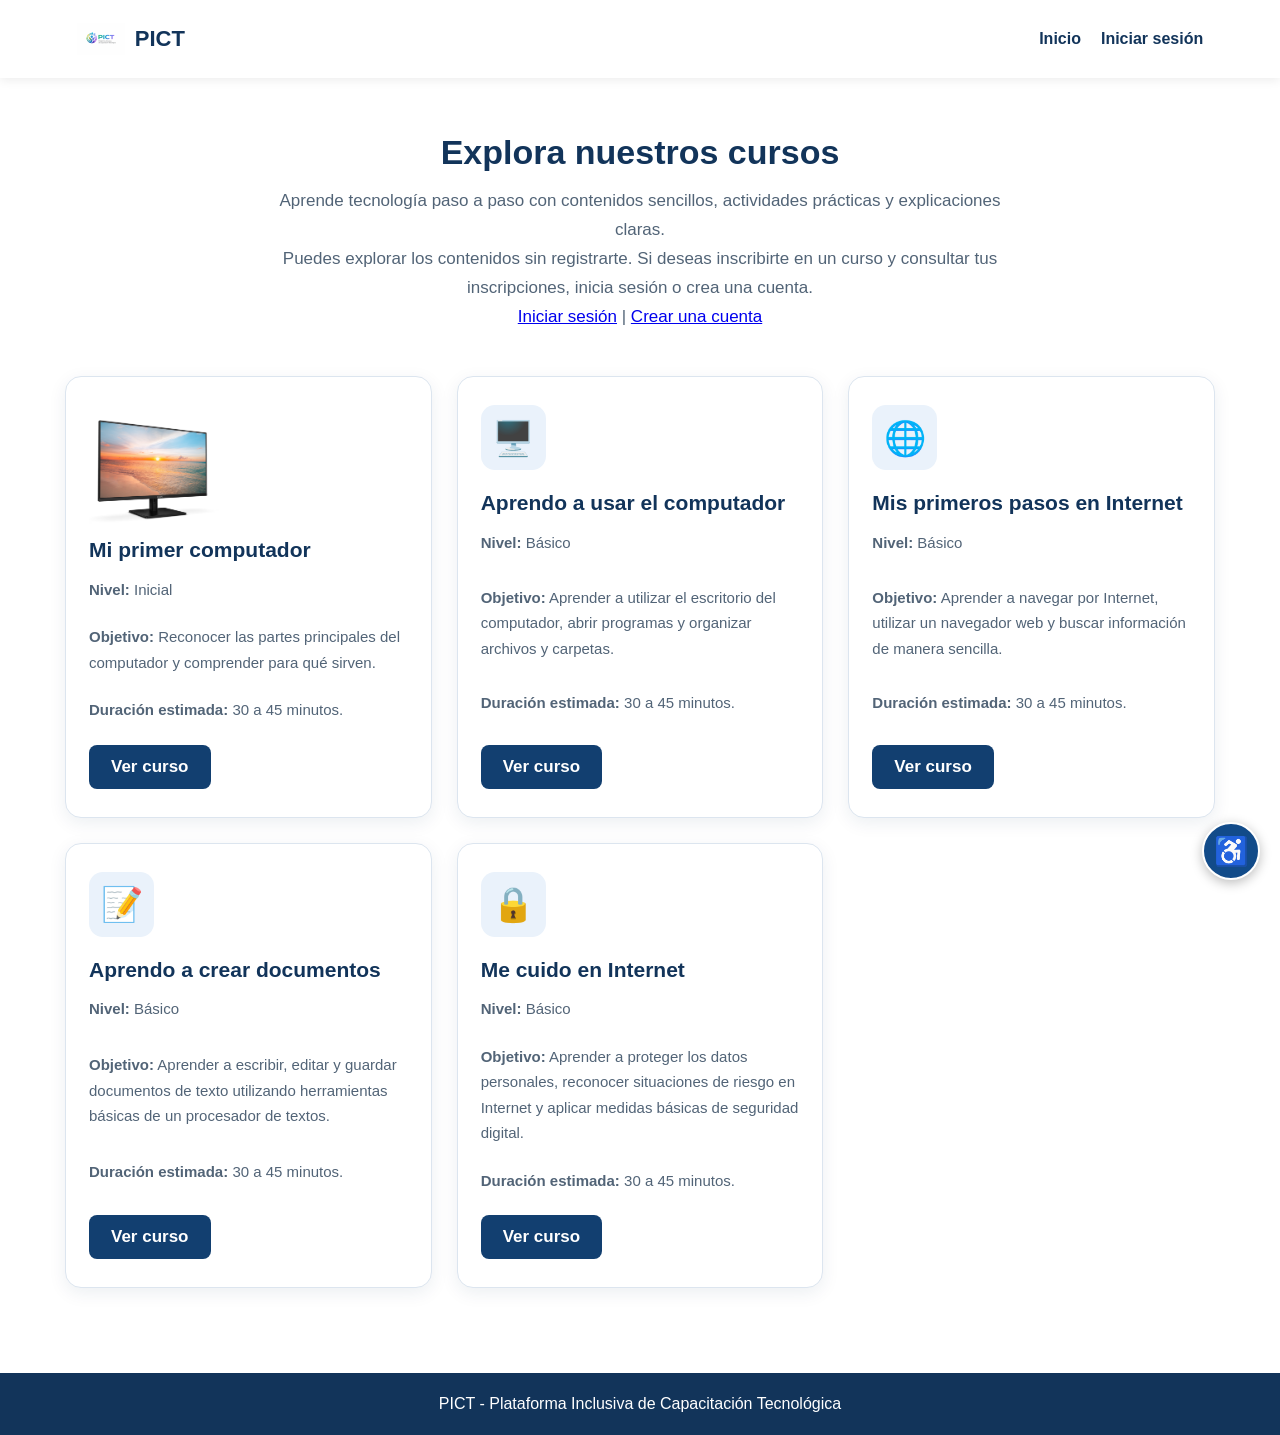
<file: cursos.html>
<!DOCTYPE html>
<html lang="es">
<head>
    <meta charset="UTF-8">
    <meta name="viewport" content="width=device-width, initial-scale=1.0">
    <title>Cursos | PICT</title>
    <link rel="stylesheet" href="style.css">
</head>
<body>

    <header class="encabezado">
        <div class="contenedor encabezado-contenido">
            <a href="index.html" class="marca">
                <img src="logo PICT.png" alt="Logo de PICT">
                <span>PICT</span>
            </a>

            <nav aria-label="Navegación principal">
                <a href="index.html">Inicio</a>
                <a href="login.html">Iniciar sesión</a>
            </nav>
        </div>
    </header>

    
<!-- Botón de accesibilidad PICT -->
<div class="pict-accesibilidad">

  <button id="btn-accesibilidad"
          type="button"
          aria-label="Abrir opciones de accesibilidad"
          aria-expanded="false"
          aria-controls="menu-accesibilidad">
    ♿
  </button>

  <div id="menu-accesibilidad" hidden>
    <h2>Accesibilidad</h2>

    <button type="button" id="aumentar-texto">
      A+ Aumentar texto
    </button>

    <button type="button" id="disminuir-texto">
      A- Disminuir texto
    </button>

    <button type="button" id="alto-contraste">
      Alto contraste
    </button>

    <button type="button" id="leer-pagina">
      🔊 Leer página
    </button>

    <button type="button" id="detener-lectura">
      Detener lectura
    </button>

    <button type="button" id="restablecer-accesibilidad">
      Restablecer
    </button>
  </div>
</div>


    <main class="catalogo">
       <section class="catalogo-intro">
    <h1>Explora nuestros cursos</h1>

    <p>
        Aprende tecnología paso a paso con contenidos sencillos,
        actividades prácticas y explicaciones claras.
    </p>

    <p>
        Puedes explorar los contenidos sin registrarte.
        Si deseas inscribirte en un curso y consultar
        tus inscripciones, inicia sesión o crea una cuenta.
    </p>

    <p>
        <a href="login.html">Iniciar sesión</a>
        |
        <a href="register.html">Crear una cuenta</a>
    </p>
</section>

        <section class="cursos-grid" aria-label="Lista de cursos">

            
<article class="curso-card">
    <img src="imagenes/monitor.png"
         alt="Monitor de computador de escritorio"
         style="width: 130px; max-width: 100%; height: auto;">

    <h2>Mi primer computador</h2>

    <p><strong>Nivel:</strong> Inicial</p>

    <p>
        <strong>Objetivo:</strong>
        Reconocer las partes principales del computador
        y comprender para qué sirven.
    </p>

    <p>
        <strong>Duración estimada:</strong>
        30 a 45 minutos.
    </p>

    <a href="curso-computador.html" class="btn-primary">
        Ver curso
    </a>
</article>


           
<article class="curso-card">
    <div class="curso-icono" aria-hidden="true">🖥️</div>

    <h2>Aprendo a usar el computador</h2>

    <p><strong>Nivel:</strong> Básico</p>

    <p>
        <strong>Objetivo:</strong>
        Aprender a utilizar el escritorio del computador,
        abrir programas y organizar archivos y carpetas.
    </p>

    <p>
        <strong>Duración estimada:</strong>
        30 a 45 minutos.
    </p>

    <a href="curso-uso.html" class="btn-primary">
        Ver curso
    </a>
</article>


            
<article class="curso-card">
    <div class="curso-icono" aria-hidden="true">🌐</div>

    <h2>Mis primeros pasos en Internet</h2>

    <p><strong>Nivel:</strong> Básico</p>

    <p>
        <strong>Objetivo:</strong>
        Aprender a navegar por Internet, utilizar
        un navegador web y buscar información
        de manera sencilla.
    </p>

    <p>
        <strong>Duración estimada:</strong>
        30 a 45 minutos.
    </p>

    <a href="curso-internet.html" class="btn-primary">
        Ver curso
    </a>
</article>


            
<article class="curso-card">
    <div class="curso-icono" aria-hidden="true">📝</div>

    <h2>Aprendo a crear documentos</h2>

    <p><strong>Nivel:</strong> Básico</p>

    <p>
        <strong>Objetivo:</strong>
        Aprender a escribir, editar y guardar
        documentos de texto utilizando
        herramientas básicas de un procesador de textos.
    </p>

    <p>
        <strong>Duración estimada:</strong>
        30 a 45 minutos.
    </p>

    <a href="curso-documentos.html" class="btn-primary">
        Ver curso
    </a>
</article>


           
<article class="curso-card">
    <div class="curso-icono" aria-hidden="true">🔒</div>

    <h2>Me cuido en Internet</h2>

    <p><strong>Nivel:</strong> Básico</p>

    <p>
        <strong>Objetivo:</strong>
        Aprender a proteger los datos personales,
        reconocer situaciones de riesgo en Internet
        y aplicar medidas básicas de seguridad digital.
    </p>

    <p>
        <strong>Duración estimada:</strong>
        30 a 45 minutos.
    </p>

    <a href="curso-seguridad.html" class="btn-primary">
        Ver curso
    </a>
</article>


        </section>
    </main>

    <footer>
        <p>PICT - Plataforma Inclusiva de Capacitación Tecnológica</p>
    </footer>

    <script src="accesibilidad.js" defer></script>
</body>
</html>
</file>
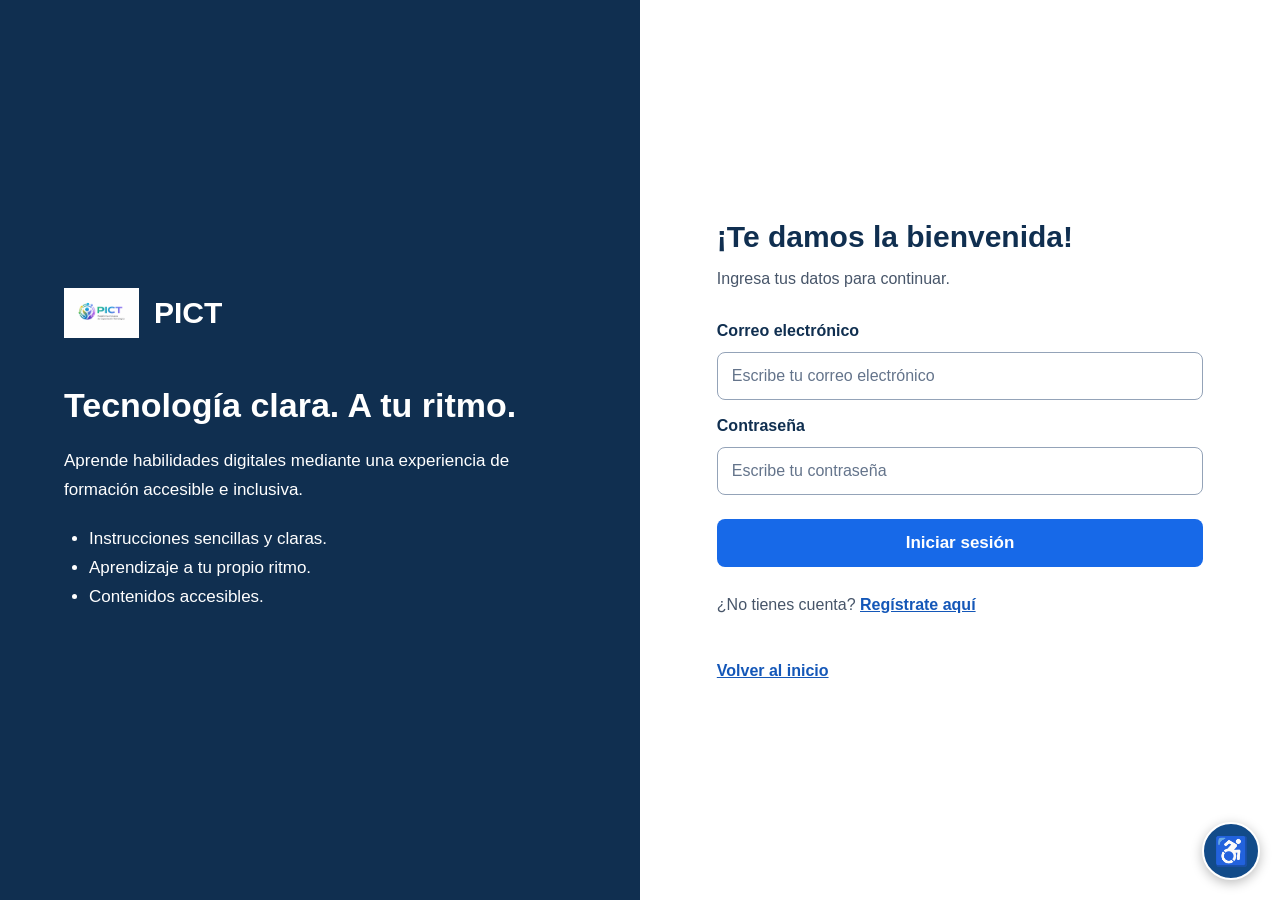
<file: login.html>
<!DOCTYPE html>
<html lang="es">
<head>
    <meta charset="UTF-8">
    <meta name="viewport" content="width=device-width, initial-scale=1.0">
    <title>Iniciar sesión | PICT</title>
    <link rel="stylesheet" href="style.css">
</head>
<body>

    <main class="auth-layout">

        <!-- Columna azul -->
        <section class="auth-info">
            <div class="auth-logo">
                <img src="logo PICT.png" alt="Logo de PICT">
                <h1>PICT</h1>
            </div>

            <h2>Tecnología clara. A tu ritmo.</h2>

            <p>
                Aprende habilidades digitales mediante una
                experiencia de formación accesible e inclusiva.
            </p>

            <ul>
                <li>Instrucciones sencillas y claras.</li>
                <li>Aprendizaje a tu propio ritmo.</li>
                <li>Contenidos accesibles.</li>
            </ul>
        </section>

        <!-- Columna blanca -->
        <section class="auth-form-panel">

            <h2>¡Te damos la bienvenida!</h2>

            <p>Ingresa tus datos para continuar.</p>

            <form class="auth-form" action="procesar_login.php" method="POST">
                <label for="correo">Correo electrónico</label>
                <input
                    type="email"
                    id="correo"
                    name="correo"
                    placeholder="Escribe tu correo electrónico"
                    autocomplete="email"
                    required
                >

                <label for="contrasena">Contraseña</label>
                <input
                    type="password"
                    id="contrasena"
                    name="contrasena"
                    placeholder="Escribe tu contraseña"
                    autocomplete="current-password"
                    required
                >

                <button type="submit" class="btn-primary">
                    Iniciar sesión
                </button>
            </form>

            <p class="auth-links">
                ¿No tienes cuenta?
                <a href="register.html">Regístrate aquí</a>
            </p>

            <a href="index.html" class="back-link">
                Volver al inicio
            </a>

        </section>

    </main>

    <!-- Botón de accesibilidad PICT -->
<div class="pict-accesibilidad">

  <button id="btn-accesibilidad"
          type="button"
          aria-label="Abrir opciones de accesibilidad"
          aria-expanded="false"
          aria-controls="menu-accesibilidad">
    ♿
  </button>

  <div id="menu-accesibilidad" hidden>
    <h2>Accesibilidad</h2>

    <button type="button" id="aumentar-texto">
      A+ Aumentar texto
    </button>

    <button type="button" id="disminuir-texto">
      A- Disminuir texto
    </button>

    <button type="button" id="alto-contraste">
      Alto contraste
    </button>

    <button type="button" id="leer-pagina">
      🔊 Leer página
    </button>

    <button type="button" id="detener-lectura">
      Detener lectura
    </button>

    <button type="button" id="restablecer-accesibilidad">
      Restablecer
    </button>

  </div>
</div>

<script src="accesibilidad.js" defer></script>

</body>
</html>
</file>
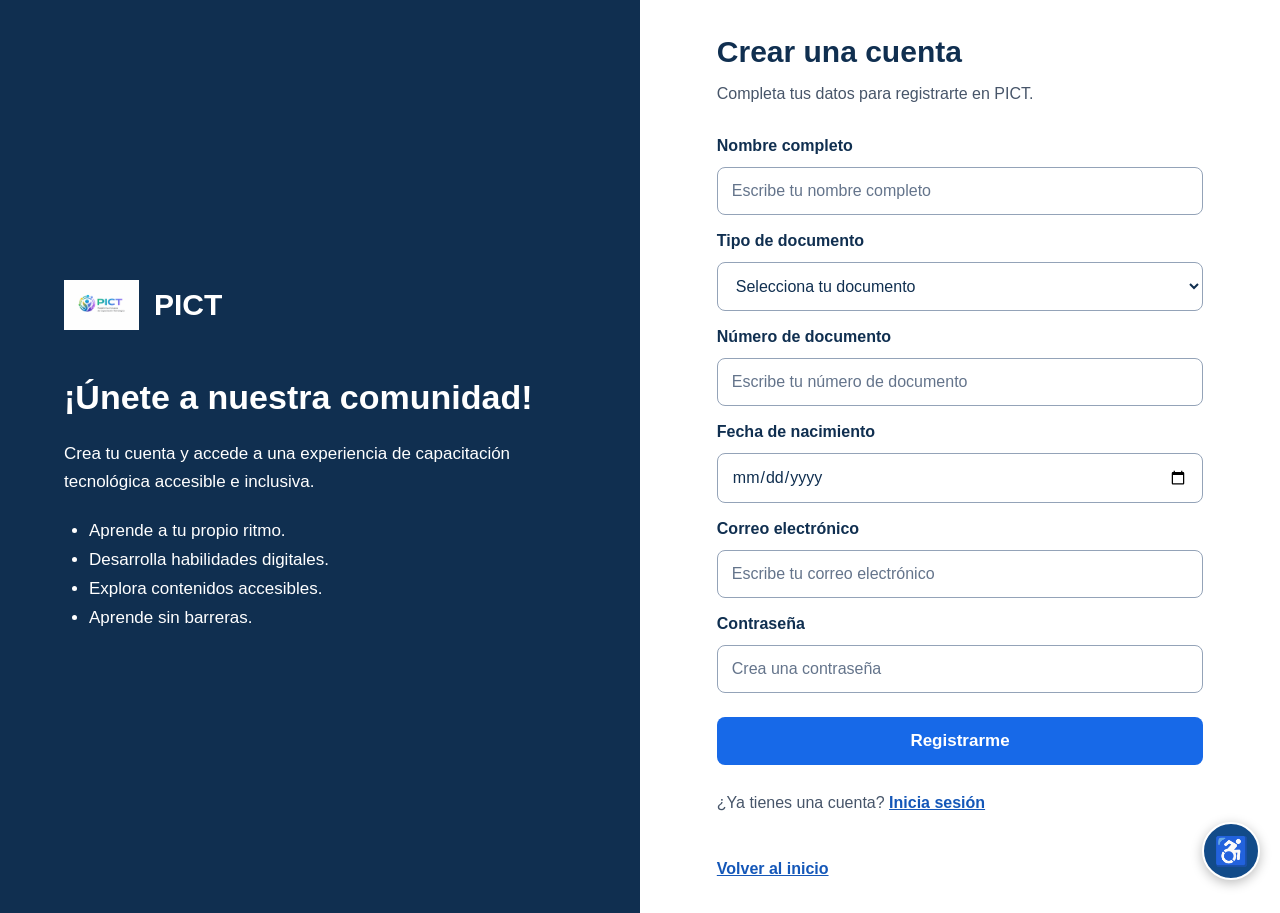
<file: register.html>
<!DOCTYPE html>
<html lang="es">
<head>
    <meta charset="UTF-8">
    <meta name="viewport" content="width=device-width, initial-scale=1.0">
    <title>Registrarse | PICT</title>
    <link rel="stylesheet" href="style.css">
</head>
<body>

    <main class="auth-layout">

        <!-- Columna azul -->
        <section class="auth-info">

            <div class="auth-logo">
                <img src="logo PICT.png" alt="Logo de PICT">
                <h1>PICT</h1>
            </div>

            <h2>¡Únete a nuestra comunidad!</h2>

            <p>
                Crea tu cuenta y accede a una experiencia de
                capacitación tecnológica accesible e inclusiva.
            </p>

            <ul>
                <li>Aprende a tu propio ritmo.</li>
                <li>Desarrolla habilidades digitales.</li>
                <li>Explora contenidos accesibles.</li>
                <li>Aprende sin barreras.</li>
            </ul>

        </section>

        <!-- Columna blanca -->
        <section class="auth-form-panel">

            <h2>Crear una cuenta</h2>

            <p>Completa tus datos para registrarte en PICT.</p>

            <form class="auth-form" action="procesar_registro.php" method="POST">
                <label for="nombre">Nombre completo</label>
                <input
                    type="text"
                    id="nombre"
                    name="nombre"
                    placeholder="Escribe tu nombre completo"
                    autocomplete="name"
                    required
                >

                <label for="tipo-documento">Tipo de documento</label>
                <select id="tipo-documento" name="tipo-documento" required>
                    <option value="">Selecciona tu documento</option>
                    <option value="CC">Cédula de ciudadanía (CC)</option>
                    <option value="TI">Tarjeta de identidad (TI)</option>
                    <option value="CE">Cédula de extranjería (CE)</option>
                </select>

                <label for="documento">Número de documento</label>
                <input
                    type="text"
                    id="documento"
                    name="documento"
                    inputmode="numeric"
                    placeholder="Escribe tu número de documento"
                    required
                >

                <label for="fecha">Fecha de nacimiento</label>
                <input
                    type="date"
                    id="fecha"
                    name="fecha"
                    required
                >

                <label for="correo">Correo electrónico</label>
                <input
                    type="email"
                    id="correo"
                    name="correo"
                    placeholder="Escribe tu correo electrónico"
                    autocomplete="email"
                    required
                >

                <label for="contrasena">Contraseña</label>
                <input
                    type="password"
                    id="contrasena"
                    name="contrasena"
                    placeholder="Crea una contraseña"
                    autocomplete="new-password"
                    required
                >

                <button type="submit" class="btn-primary">
                    Registrarme
                </button>

            </form>

            <p class="auth-links">
                ¿Ya tienes una cuenta?
                <a href="login.html">Inicia sesión</a>
            </p>

            <a href="index.html" class="back-link">
                Volver al inicio
            </a>

        </section>

    </main>

    <!-- Botón de accesibilidad PICT -->
<div class="pict-accesibilidad">

  <button id="btn-accesibilidad"
          type="button"
          aria-label="Abrir opciones de accesibilidad"
          aria-expanded="false"
          aria-controls="menu-accesibilidad">
    ♿
  </button>

  <div id="menu-accesibilidad" hidden>
    <h2>Accesibilidad</h2>

    <button type="button" id="aumentar-texto">
      A+ Aumentar texto
    </button>

    <button type="button" id="disminuir-texto">
      A- Disminuir texto
    </button>

    <button type="button" id="alto-contraste">
      Alto contraste
    </button>

    <button type="button" id="leer-pagina">
      🔊 Leer página
    </button>

    <button type="button" id="detener-lectura">
      Detener lectura
    </button>

    <button type="button" id="restablecer-accesibilidad">
      Restablecer
    </button>

  </div>
</div>

<script src="accesibilidad.js" defer></script>

</body>
</html>
</file>
<file: style.css>
/* ===== CONFIGURACIÓN GENERAL ===== */
* {
    margin: 0;
    padding: 0;
    box-sizing: border-box;
    font-family: 'Segoe UI', Tahoma, sans-serif;
}

body {
    background-color: #ffffff;
    color: #102f50;
    min-height: 100vh;
}

/* ===== ENCABEZADO ===== */
.header {
    background-color: #ffffff;
    padding: 15px 40px;
    display: flex;
    justify-content: space-between;
    align-items: center;
    box-shadow: 0 2px 10px rgba(0, 0, 0, 0.06);
}

.logo {
    display: flex;
    align-items: center;
    gap: 12px;
}

.logo img {
    width: 65px;
    height: auto;
}

.header h1 {
    color: #102f50;
    font-size: 28px;
}

nav {
    display: flex;
    align-items: center;
    gap: 12px;
    flex-wrap: wrap;
}

nav a {
    text-decoration: none;
}

.btn {
    padding: 10px 17px;
    border-radius: 7px;
    border: 1px solid #1769e8;
    color: #1769e8;
    font-weight: 600;
    transition: 0.3s;
}

.btn:hover {
    background-color: #1769e8;
    color: #ffffff;
}

/* ===== PÁGINA PRINCIPAL ===== */
.hero {
    min-height: 440px;
    background-color: #102f50;
    color: #ffffff;
    padding: 75px 8%;
    display: flex;
    flex-direction: column;
    justify-content: center;
    align-items: flex-start;
}

.hero h2 {
    font-size: 42px;
    max-width: 650px;
    margin-bottom: 20px;
}

.hero p {
    font-size: 18px;
    max-width: 600px;
    line-height: 1.7;
    margin-bottom: 30px;
}

.btn-primary {
    background-color: #1769e8;
    color: #ffffff;
    padding: 14px 25px;
    border-radius: 8px;
    font-size: 17px;
    font-weight: bold;
    text-decoration: none;
    display: inline-block;
    transition: 0.3s;
}

.btn-primary:hover {
    background-color: #0d55c7;
}

/* ===== SECCIÓN INFORMATIVA ===== */
.info {
    background-color: #ffffff;
    padding: 60px 20px;
    text-align: center;
}

.info h3 {
    font-size: 30px;
    margin-bottom: 15px;
    color: #102f50;
}

.info p {
    max-width: 700px;
    margin: 0 auto 35px;
    font-size: 17px;
    line-height: 1.7;
    color: #475569;
}

/* ===== TARJETAS ===== */
.cards {
    display: flex;
    justify-content: center;
    gap: 25px;
    flex-wrap: wrap;
}

.card {
    background-color: #f1f6fc;
    border: 1px solid #dbe7f5;
    border-radius: 12px;
    padding: 25px;
    width: 260px;
    box-shadow: 0 5px 15px rgba(16, 47, 80, 0.07);
    transition: 0.3s;
}

.card:hover {
    transform: translateY(-5px);
}

.card h4 {
    color: #1769e8;
    margin-bottom: 10px;
}

/* ===== INICIO DE SESIÓN Y REGISTRO ===== */
.auth-container {
    max-width: 420px;
    width: 100%;
    padding: 35px;
    background-color: #ffffff;
    border: 1px solid #dbe7f5;
    border-radius: 14px;
    text-align: center;
    box-shadow: 0 8px 25px rgba(16, 47, 80, 0.10);
    animation: none;
}

.auth-container h2 {
    color: #102f50;
    margin-bottom: 12px;
}

.auth-container p {
    color: #64748b;
}

.auth-form {
    display: flex;
    flex-direction: column;
    gap: 15px;
}

.auth-form input {
    padding: 13px 14px;
    border-radius: 8px;
    background-color: #ffffff;
    color: #102f50;
    border: 1px solid #cbd5e1;
    font-size: 15px;
}

.auth-form input::placeholder {
    color: #64748b;
}

.auth-form input:focus {
    outline: 2px solid #1769e8;
    outline-offset: 2px;
}

.auth-container a {
    color: #1769e8;
    text-decoration: none;
    font-weight: 600;
}

/* ===== ACCESIBILIDAD Y MOVIMIENTO ===== */
a:focus-visible,
button:focus-visible,
input:focus-visible {
    outline: 3px solid #f59e0b;
    outline-offset: 3px;
}

@media (prefers-reduced-motion: reduce) {
    *,
    *::before,
    *::after {
        animation: none !important;
        transition: none !important;
        scroll-behavior: auto !important;
    }
}

/* ===== DISEÑO PARA CELULARES ===== */
@media (max-width: 768px) {
    .header {
        padding: 15px 20px;
        flex-direction: column;
        gap: 15px;
    }

    nav {
        justify-content: center;
    }

    .hero {
        min-height: 350px;
        padding: 50px 25px;
    }

    .hero h2 {
        font-size: 30px;
    }

    .hero p {
        font-size: 16px;
    }

    .info {
        padding: 40px 20px;
    }

    .cards {
        flex-direction: column;
        align-items: center;
    }

    .card {
        width: 100%;
        max-width: 350px;
    }
}


/* ===== DISEÑO PRINCIPAL EN DOS COLUMNAS ===== */

.inicio-columnas {
    display: grid;
    grid-template-columns: 1fr 1fr;
    min-height: 430px;
}

.panel-azul {
    background-color: #102f50;
    color: #ffffff;
    padding: 65px 9%;
    display: flex;
    flex-direction: column;
    justify-content: center;
}

.panel-azul h2 {
    font-size: 34px;
    line-height: 1.3;
    margin-bottom: 20px;
}

.panel-azul p,
.panel-azul li {
    font-size: 17px;
    line-height: 1.7;
}

.panel-azul ul {
    padding-left: 25px;
    margin-top: 20px;
}

.panel-blanco {
    background-color: #ffffff;
    padding: 65px 9%;
    display: flex;
    flex-direction: column;
    justify-content: center;
    align-items: flex-start;
}

.panel-blanco h2 {
    color: #102f50;
    font-size: 32px;
    margin-bottom: 20px;
}

.panel-blanco h3 {
    color: #1769e8;
    font-size: 23px;
    margin: 25px 0 12px;
}

.panel-blanco p {
    color: #334155;
    font-size: 17px;
    line-height: 1.7;
    margin-bottom: 15px;
}

.panel-blanco .btn-primary {
    margin-top: 15px;
}

/* ===== ADAPTACIÓN A CELULARES ===== */

@media (max-width: 768px) {
    .inicio-columnas {
        grid-template-columns: 1fr;
    }

    .panel-azul,
    .panel-blanco {
        padding: 40px 25px;
    }

    .panel-azul h2,
    .panel-blanco h2 {
        font-size: 27px;
    }
}


/* ===== DISEÑO DE INICIO DE SESIÓN ===== */

.auth-layout {
    display: grid;
    grid-template-columns: 1fr 1fr;
    min-height: 100vh;
    background-color: #ffffff;
}

.auth-info {
    background-color: #102f50;
    color: #ffffff;
    padding: 55px 10%;
    display: flex;
    flex-direction: column;
    justify-content: center;
}

.auth-logo {
    display: flex;
    align-items: center;
    gap: 15px;
    margin-bottom: 45px;
}

.auth-logo img {
    width: 75px;
    height: auto;
}

.auth-logo h1 {
    font-size: 30px;
}

.auth-info h2 {
    font-size: 34px;
    line-height: 1.3;
    margin-bottom: 20px;
}

.auth-info p,
.auth-info li {
    font-size: 17px;
    line-height: 1.7;
}

.auth-info ul {
    padding-left: 25px;
    margin-top: 20px;
}

.auth-form-panel {
    padding: 55px 12%;
    display: flex;
    flex-direction: column;
    justify-content: center;
}

.auth-form-panel h2 {
    color: #102f50;
    font-size: 30px;
    margin-bottom: 12px;
}

.auth-form-panel > p {
    color: #475569;
    margin-bottom: 25px;
    line-height: 1.6;
}

.auth-form {
    display: flex;
    flex-direction: column;
    gap: 12px;
}

.auth-form label {
    color: #102f50;
    font-weight: 600;
}

.auth-form input {
    width: 100%;
    padding: 14px;
    border: 1px solid #94a3b8;
    border-radius: 8px;
    font-size: 16px;
    color: #102f50;
    background-color: #ffffff;
}

.auth-form input::placeholder {
    color: #64748b;
}

.auth-form input:focus {
    outline: 3px solid #1769e8;
    outline-offset: 2px;
}

.auth-form button {
    border: none;
    cursor: pointer;
    margin-top: 12px;
}

.auth-links {
    margin-top: 25px;
    color: #334155;
}

.auth-links a,
.back-link {
    color: #1457b8;
    font-weight: 600;
    text-decoration: underline;
}

.back-link {
    margin-top: 20px;
    display: inline-block;
}

/* ===== ADAPTACIÓN A CELULARES ===== */

@media (max-width: 768px) {
    .auth-layout {
        grid-template-columns: 1fr;
    }

    .auth-info {
        padding: 35px 25px;
    }

    .auth-logo {
        margin-bottom: 25px;
    }

    .auth-info h2 {
        font-size: 27px;
    }

    .auth-form-panel {
        padding: 40px 25px;
    }
}


/* ===== SELECT DEL REGISTRO ===== */

.auth-form select {
    width: 100%;
    padding: 14px;
    border: 1px solid #94a3b8;
    border-radius: 8px;
    font-size: 16px;
    color: #102f50;
    background-color: #ffffff;
}

.auth-form select:focus {
    outline: 3px solid #1769e8;
    outline-offset: 2px;
}

/* Espacio para el formulario de registro */

.auth-form-panel {
    padding-top: 35px;
    padding-bottom: 35px;
}

/* Evitar que los campos queden demasiado juntos */

.auth-form label {
    margin-top: 5px;
}


/* ===== CONTENIDO DE LOS CURSOS ===== */

.contenido-curso {
    max-width: 1000px;
    margin: auto;
    padding: 35px 25px;
    color: #102f50;
}

.curso-encabezado {
    background: #102f50;
    color: white;
    padding: 35px;
    border-radius: 14px;
    margin-bottom: 30px;
}

.curso-encabezado h2 {
    font-size: 32px;
    margin: 15px 0;
}

.curso-encabezado p {
    font-size: 18px;
    line-height: 1.7;
}

.ruta {
    font-size: 14px !important;
    color: #e2e8f0;
}

.nivel-curso {
    display: inline-block;
    background: white;
    color: #102f50;
    padding: 7px 13px;
    border-radius: 20px;
    font-weight: bold;
}

.leccion,
.actividad,
.final-curso {
    background: white;
    border: 1px solid #dbe7f5;
    border-radius: 14px;
    padding: 30px;
    margin-bottom: 25px;
    box-shadow: 0 4px 12px rgba(16, 47, 80, 0.06);
}

.leccion h2,
.actividad h2,
.final-curso h2 {
    font-size: 25px;
    margin-bottom: 18px;
    color: #102f50;
}

.leccion p,
.leccion li,
.actividad p,
.final-curso p {
    font-size: 18px;
    line-height: 1.8;
    color: #334155;
}

.leccion li {
    margin-bottom: 10px;
}

.parte-computador {
    display: flex;
    align-items: center;
    gap: 20px;
    padding: 20px 0;
    border-bottom: 1px solid #dbe7f5;
}

.parte-icono {
    font-size: 45px;
    min-width: 65px;
    text-align: center;
}

.parte-computador h3 {
    font-size: 20px;
    margin-bottom: 8px;
}

.btn-escuchar {
    background: #e8f1ff;
    color: #102f50;
    border: 2px solid #1769e8;
    border-radius: 8px;
    padding: 11px 17px;
    font-size: 16px;
    font-weight: bold;
    cursor: pointer;
    margin-top: 12px;
}

.btn-escuchar:hover {
    background: #d5e6ff;
}

.actividad fieldset {
    border: 1px solid #94a3b8;
    border-radius: 10px;
    padding: 20px;
    margin: 20px 0;
}

.actividad legend {
    font-size: 18px;
    font-weight: bold;
    padding: 0 8px;
}

.opcion-respuesta {
    display: block;
    padding: 12px;
    font-size: 18px;
    cursor: pointer;
}

.opcion-respuesta input {
    width: 20px;
    height: 20px;
    margin-right: 10px;
    vertical-align: middle;
}

.resultado-actividad {
    font-weight: bold;
    margin-top: 18px;
}

.final-curso {
    text-align: center;
    background: #eaf2ff;
}

.contenido-curso button:focus-visible,
.contenido-curso a:focus-visible,
.contenido-curso input:focus-visible {
    outline: 3px solid #1769e8;
    outline-offset: 4px;
}

@media (max-width: 650px) {
    .contenido-curso {
        padding: 20px 15px;
    }

    .curso-encabezado,
    .leccion,
    .actividad,
    .final-curso {
        padding: 22px;
    }

    .curso-encabezado h2 {
        font-size: 26px;
    }

    .parte-computador {
        align-items: flex-start;
    }
}


/* =====================================
   CATÁLOGO DE LOS CINCO CURSOS PICT
===================================== */

.encabezado {
    background-color: #ffffff;
    padding: 15px 6%;
    box-shadow: 0 2px 10px rgba(0, 0, 0, 0.08);
}

.encabezado-contenido {
    max-width: 1200px;
    margin: auto;
    display: flex;
    justify-content: space-between;
    align-items: center;
    gap: 20px;
}

.marca {
    display: flex;
    align-items: center;
    gap: 10px;
    text-decoration: none;
    color: #12345a;
    font-size: 22px;
    font-weight: bold;
}

.marca img {
    width: 48px;
    height: 48px;
    object-fit: contain;
}

.encabezado nav {
    display: flex;
    gap: 20px;
}

.encabezado nav a {
    color: #12345a;
    text-decoration: none;
    font-weight: 600;
}

.encabezado nav a:hover {
    color: #e98232;
}

/* CONTENEDOR DEL CATÁLOGO */

.catalogo {
    max-width: 1200px;
    margin: 0 auto;
    padding: 55px 25px;
}

/* PRESENTACIÓN */

.catalogo-intro {
    text-align: center;
    max-width: 750px;
    margin: 0 auto 45px;
}

.catalogo-intro h1 {
    color: #12345a;
    font-size: 34px;
    margin-bottom: 15px;
}

.catalogo-intro p {
    color: #526477;
    font-size: 17px;
    line-height: 1.7;
}

/* CUADRÍCULA DE CURSOS */

.cursos-grid {
    display: grid;
    grid-template-columns: repeat(3, minmax(0, 1fr));
    gap: 25px;
}

/* TARJETAS */

.curso-card {
    background-color: #ffffff;
    border: 1px solid #dce5ef;
    border-radius: 16px;
    padding: 28px 23px;
    display: flex;
    flex-direction: column;
    align-items: flex-start;
    box-shadow: 0 5px 18px rgba(18, 52, 90, 0.08);
    transition: transform 0.2s ease, box-shadow 0.2s ease;
}

.curso-card:hover {
    transform: translateY(-5px);
    box-shadow: 0 9px 24px rgba(18, 52, 90, 0.15);
}

.curso-icono {
    width: 65px;
    height: 65px;
    border-radius: 14px;
    background-color: #eaf2fb;
    display: flex;
    justify-content: center;
    align-items: center;
    font-size: 34px;
    margin-bottom: 18px;
}

.curso-card h2 {
    color: #12345a;
    font-size: 21px;
    line-height: 1.4;
    margin-bottom: 12px;
}

.curso-card p {
    color: #526477;
    font-size: 15px;
    line-height: 1.7;
    margin-bottom: 22px;
    flex-grow: 1;
}

/* BOTÓN */

.curso-card .btn-primary {
    display: inline-block;
    background-color: #123f70;
    color: #ffffff;
    text-decoration: none;
    padding: 12px 22px;
    border-radius: 8px;
    font-weight: bold;
    text-align: center;
}

.curso-card .btn-primary:hover {
    background-color: #e98232;
    color: #ffffff;
}

.curso-card .btn-primary:focus-visible,
.encabezado a:focus-visible {
    outline: 3px solid #e98232;
    outline-offset: 4px;
}

/* PIE DE PÁGINA */

.catalogo + footer {
    background-color: #12345a;
    color: #ffffff;
    text-align: center;
    padding: 22px;
    margin-top: 30px;
}

/* ADAPTACIÓN A TABLET Y CELULAR */

@media (max-width: 900px) {
    .cursos-grid {
        grid-template-columns: repeat(2, minmax(0, 1fr));
    }
}

@media (max-width: 600px) {
    .encabezado-contenido {
        flex-direction: column;
    }

    .encabezado nav {
        flex-wrap: wrap;
        justify-content: center;
    }

    .catalogo {
        padding: 35px 18px;
    }

    .catalogo-intro h1 {
        font-size: 28px;
    }

    .cursos-grid {
        grid-template-columns: 1fr;
    }

    .curso-card {
        padding: 24px 20px;
    }
}



/* ==================================
   BOTÓN DE ACCESIBILIDAD PICT
================================== */

.pict-accesibilidad {
  position: fixed;
  bottom: 20px;
  right: 20px;
  z-index: 9999;
  font-family: Arial, sans-serif;
}

/* Botón flotante */
#btn-accesibilidad {
  width: 58px;
  height: 58px;
  border-radius: 50%;
  border: 2px solid white;
  background: #124b89;
  color: white;
  font-size: 28px;
  cursor: pointer;
  box-shadow: 0 3px 12px #0004;
}

/* Menú de accesibilidad */
#menu-accesibilidad {
  position: absolute;
  bottom: 70px;
  right: 0;
  width: 240px;
  max-width: calc(100vw - 40px);
  max-height: 70vh;
  overflow-y: auto;
  padding: 15px;
  border-radius: 12px;
  background: white;
  color: #173451;
  border: 2px solid #124b89;
  box-shadow: 0 4px 15px #0003;
}

#menu-accesibilidad[hidden] {
  display: none;
}

/* Título del menú */
#menu-accesibilidad h2 {
  font-size: 20px;
  margin-bottom: 12px;
}

/* Botones del menú */
#menu-accesibilidad button {
  display: block;
  width: 100%;
  padding: 10px;
  margin: 7px 0;
  background: #124b89;
  color: white;
  border: none;
  border-radius: 6px;
  cursor: pointer;
  font-size: 15px;
}

#menu-accesibilidad button:hover {
  background: #e87516;
}

/* Navegación con teclado */
.pict-accesibilidad button:focus-visible {
  outline: 3px solid #ff9c27;
  outline-offset: 3px;
}

/* ==================================
   MODO ALTO CONTRASTE
================================== */

body.pict-alto-contraste {
  background: #000 !important;
  color: #fff !important;
}

body.pict-alto-contraste :is(
  header, main, footer, section,
  article, nav, .curso-card,
  .catalogo, .encabezado
) {
  background: #000 !important;
  color: #fff !important;
}

body.pict-alto-contraste a {
  color: #ffff00 !important;
}

body.pict-alto-contraste button {
  background: #ffff00 !important;
  color: #000 !important;
  border: 2px solid #fff !important;
}

body.pict-alto-contraste #menu-accesibilidad {
  background: #000 !important;
  color: #fff !important;
}


/* ==================================
   MEJORA DE AMPLIACIÓN DE TEXTO PICT
================================== */

/* Encabezado y botones */
.header h1 {
    font-size: 1.75rem;
}

.btn {
    font-size: 1rem;
}

.btn-primary {
    font-size: 1.0625rem;
}

/* Página principal */
.hero h2 {
    font-size: 2.625rem;
}

.hero p {
    font-size: 1.125rem;
}

.info h3 {
    font-size: 1.875rem;
}

.info p {
    font-size: 1.0625rem;
}

/* Paneles informativos */
.panel-azul h2 {
    font-size: 2.125rem;
}

.panel-azul p,
.panel-azul li,
.panel-blanco p {
    font-size: 1.0625rem;
}

.panel-blanco h2 {
    font-size: 2rem;
}

.panel-blanco h3 {
    font-size: 1.4375rem;
}

/* Formularios */
.auth-form input,
.auth-form select {
    font-size: 1rem;
}

.auth-info h2 {
    font-size: 2.125rem;
}

.auth-info p,
.auth-info li {
    font-size: 1.0625rem;
}

/* Catálogo de cursos */
.catalogo-intro h1 {
    font-size: 2.125rem;
}

.catalogo-intro p {
    font-size: 1.0625rem;
}

.curso-card h2 {
    font-size: 1.3125rem;
}

.curso-card p {
    font-size: 0.9375rem;
}

/* Contenidos educativos */
.curso-encabezado h2 {
    font-size: 2rem;
}

.curso-encabezado p,
.leccion p,
.leccion li,
.actividad p,
.final-curso p {
    font-size: 1.125rem;
}

.leccion h2,
.actividad h2,
.final-curso h2 {
    font-size: 1.5625rem;
}

.parte-computador h3 {
    font-size: 1.25rem;
}

.btn-escuchar {
    font-size: 1rem;
}

.actividad legend,
.opcion-respuesta {
    font-size: 1.125rem;
}

/* Menú de accesibilidad */
#menu-accesibilidad h2 {
    font-size: 1.25rem;
}

#menu-accesibilidad button {
    font-size: 0.9375rem;
}

/* Evitar que los textos largos desborden */
.card,
.curso-card,
.leccion,
.actividad,
.auth-container {
    overflow-wrap: break-word;
}


/* ===== CORRECCIÓN DE ALTO CONTRASTE PICT ===== */

/* Textos de las páginas y lecciones */
body.pict-alto-contraste h1,
body.pict-alto-contraste h2,
body.pict-alto-contraste h3,
body.pict-alto-contraste h4,
body.pict-alto-contraste h5,
body.pict-alto-contraste h6,
body.pict-alto-contraste p,
body.pict-alto-contraste li,
body.pict-alto-contraste label,
body.pict-alto-contraste legend,
body.pict-alto-contraste span {
    color: #ffffff !important;
}

/* Fondos de tarjetas, paneles y lecciones */
body.pict-alto-contraste .leccion,
body.pict-alto-contraste .actividad,
body.pict-alto-contraste .final-curso,
body.pict-alto-contraste .curso-encabezado,
body.pict-alto-contraste .contenido-curso,
body.pict-alto-contraste .panel-azul,
body.pict-alto-contraste .panel-blanco,
body.pict-alto-contraste .card,
body.pict-alto-contraste .auth-container {
    background-color: #000000 !important;
    color: #ffffff !important;
    border-color: #ffffff !important;
}

/* Mantener los enlaces amarillos */
body.pict-alto-contraste a {
    color: #ffff00 !important;
}

/* Mantener los botones amarillos con texto negro */
body.pict-alto-contraste button,
body.pict-alto-contraste .btn-primary {
    background-color: #ffff00 !important;
    color: #000000 !important;
    border: 2px solid #ffffff !important;
}

/* Mantener el texto de los botones legible */
body.pict-alto-contraste button *,
body.pict-alto-contraste .btn-primary * {
    color: #000000 !important;
}


/* ===== AJUSTE FINAL DE ALTO CONTRASTE PICT ===== */

/* Fondos de las secciones educativas */
body.pict-alto-contraste .curso-intro,
body.pict-alto-contraste .curso-final,
body.pict-alto-contraste .leccion,
body.pict-alto-contraste .actividad,
body.pict-alto-contraste .contenido-curso,
body.pict-alto-contraste .curso-card {
    background-color: #000000 !important;
    color: #ffffff !important;
    border-color: #ffffff !important;
}

/* Títulos y textos de las lecciones */
body.pict-alto-contraste .contenido-curso h1,
body.pict-alto-contraste .contenido-curso h2,
body.pict-alto-contraste .contenido-curso h3,
body.pict-alto-contraste .contenido-curso p,
body.pict-alto-contraste .contenido-curso li,
body.pict-alto-contraste .contenido-curso strong,
body.pict-alto-contraste .contenido-curso label,
body.pict-alto-contraste .contenido-curso legend {
    color: #ffffff !important;
}

/* Campos de escritura */
body.pict-alto-contraste input,
body.pict-alto-contraste textarea,
body.pict-alto-contraste select {
    background-color: #000000 !important;
    color: #ffffff !important;
    border: 2px solid #ffffff !important;
}

/* Mantener botones con texto oscuro sobre amarillo */
body.pict-alto-contraste .btn-primary,
body.pict-alto-contraste button {
    background-color: #ffff00 !important;
    color: #000000 !important;
}


/* Imágenes educativas de las lecciones */
.imagen-leccion {
    display: block;
    width: 100%;
    max-width: 320px;
    height: auto;
    margin: 16px auto;
    object-fit: contain;
}

/* Tamaño de las imágenes educativas de PICT */
.imagen-leccion {
    display: block;
    width: 100%;
    max-width: 280px;
    height: auto;
    margin: 15px auto;
    object-fit: contain;
}
</file>
